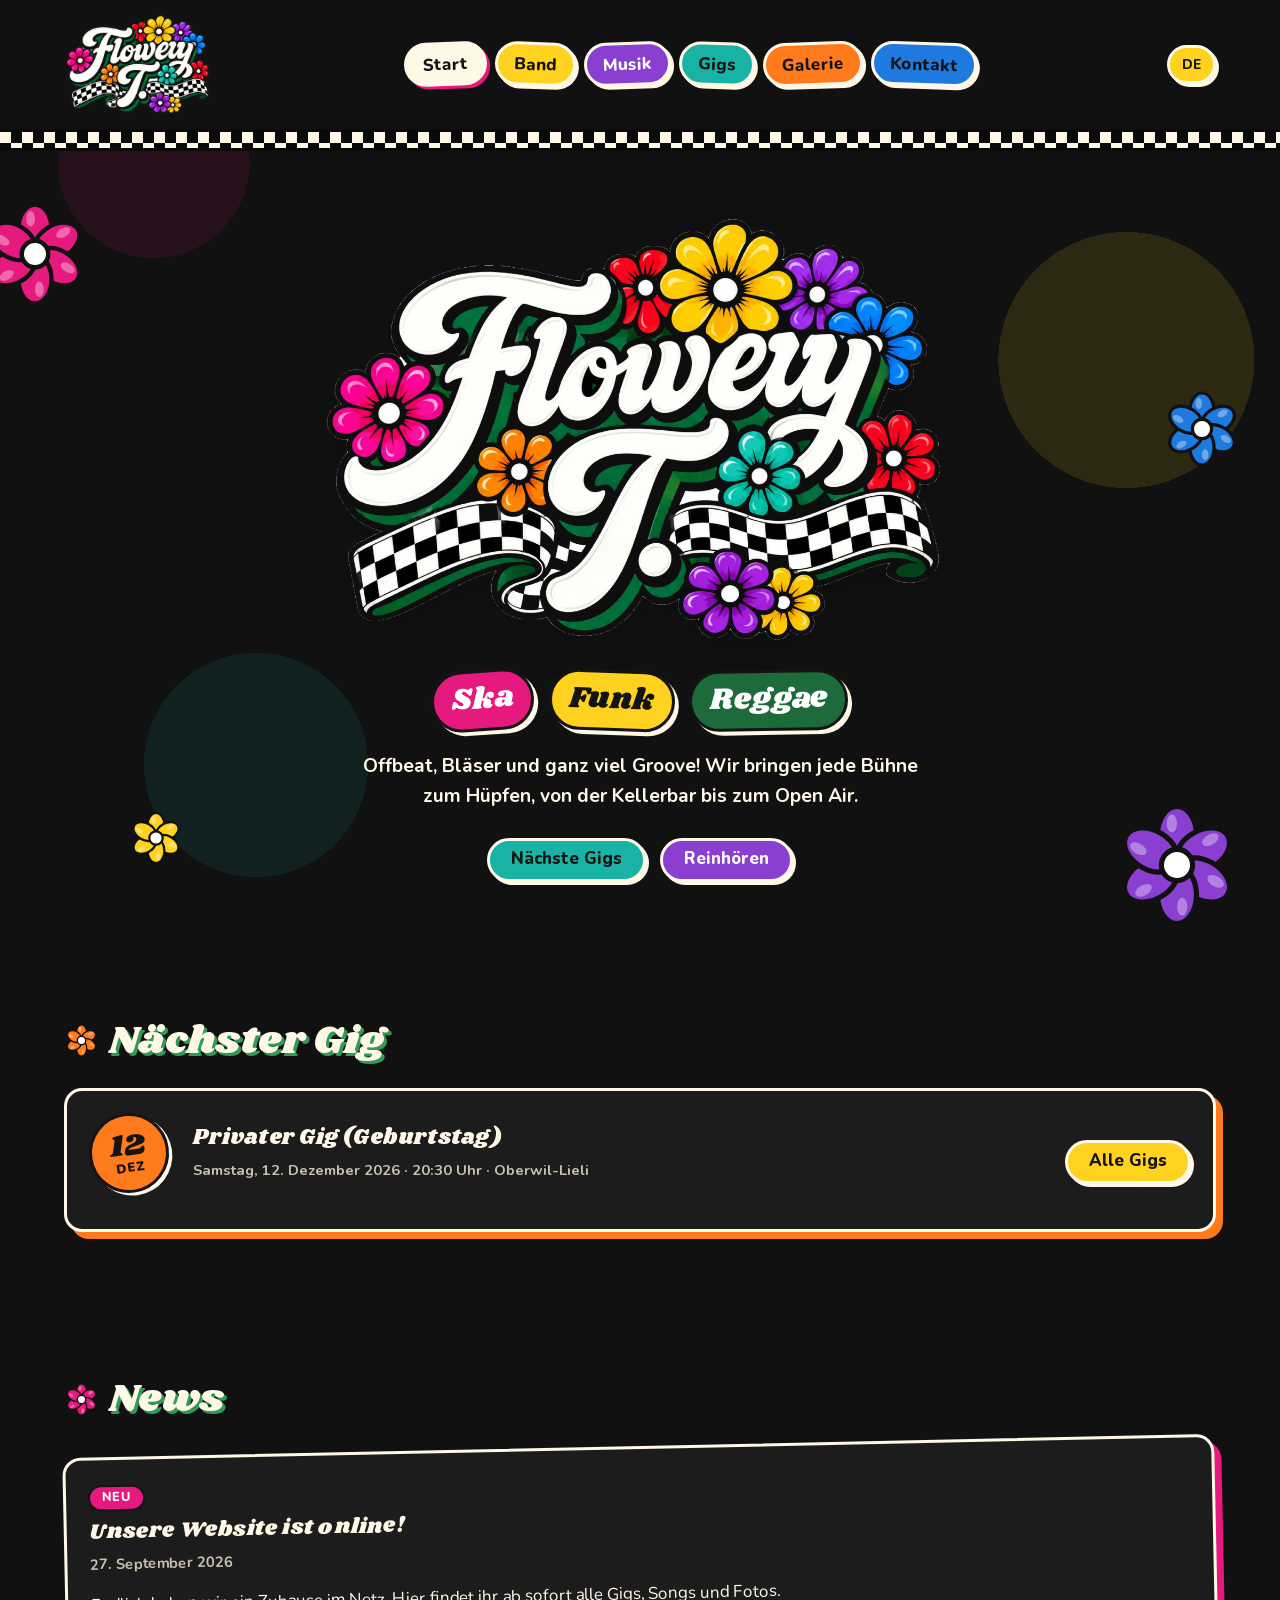
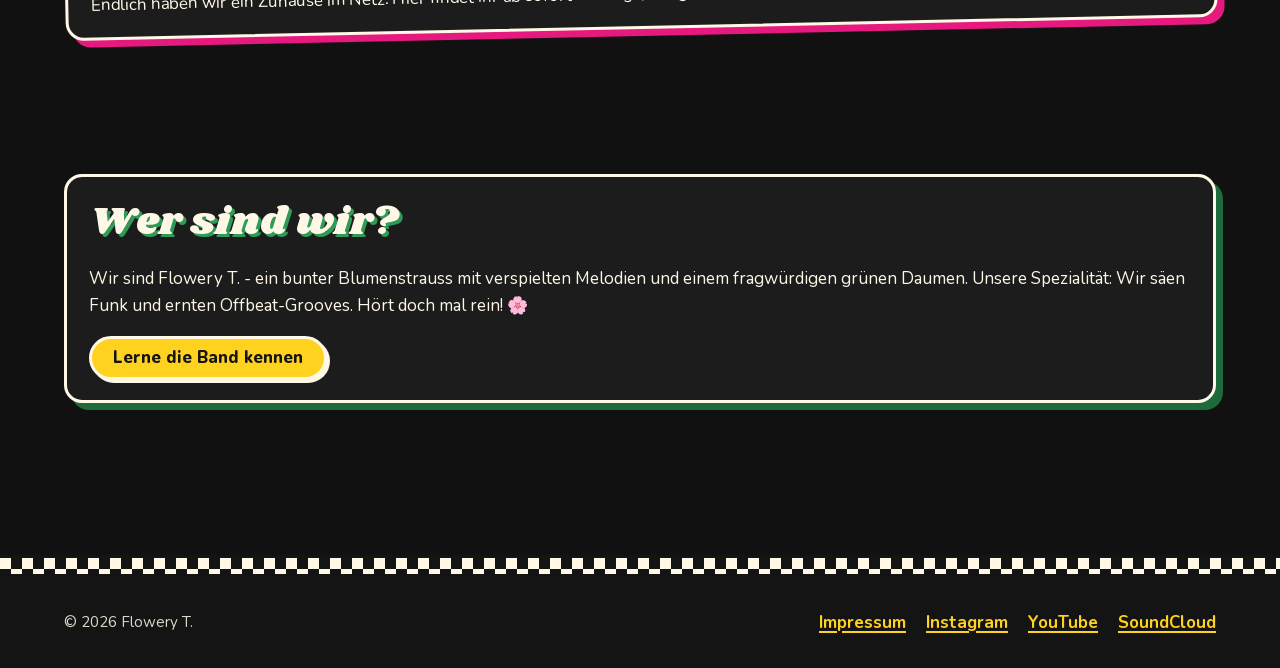
<file: index.html>
<!DOCTYPE html>
<html lang="de">
<head>
  <meta charset="utf-8">
  <meta name="viewport" content="width=device-width, initial-scale=1">
  <title>Flowery T. – Ska · Funk · Reggae</title>
  <meta http-equiv="refresh" content="0; url=de/index.html">
  <link rel="canonical" href="de/index.html">
  <link rel="alternate" hreflang="de" href="de/index.html">
  <!-- TODO Add English language -->
  <!-- <link rel="alternate" hreflang="en" href="en/index.html"> -->
  <link rel="alternate" hreflang="x-default" href="de/index.html">
  <link rel="icon" href="assets/img/flower-yellow.svg" type="image/svg+xml">
  <link rel="stylesheet" href="assets/css/style.css">
</head>
<body>
  <main class="wrap section page-hero">
    <p><a class="btn accent-yellow" href="de/index.html" hreflang="de">Weiter zur Website</a></p>
    <!-- <p><a class="btn accent-teal" href="en/index.html" hreflang="en" lang="en">Continue in English</a></p> -->
  </main>
</body>
</html>
</file>
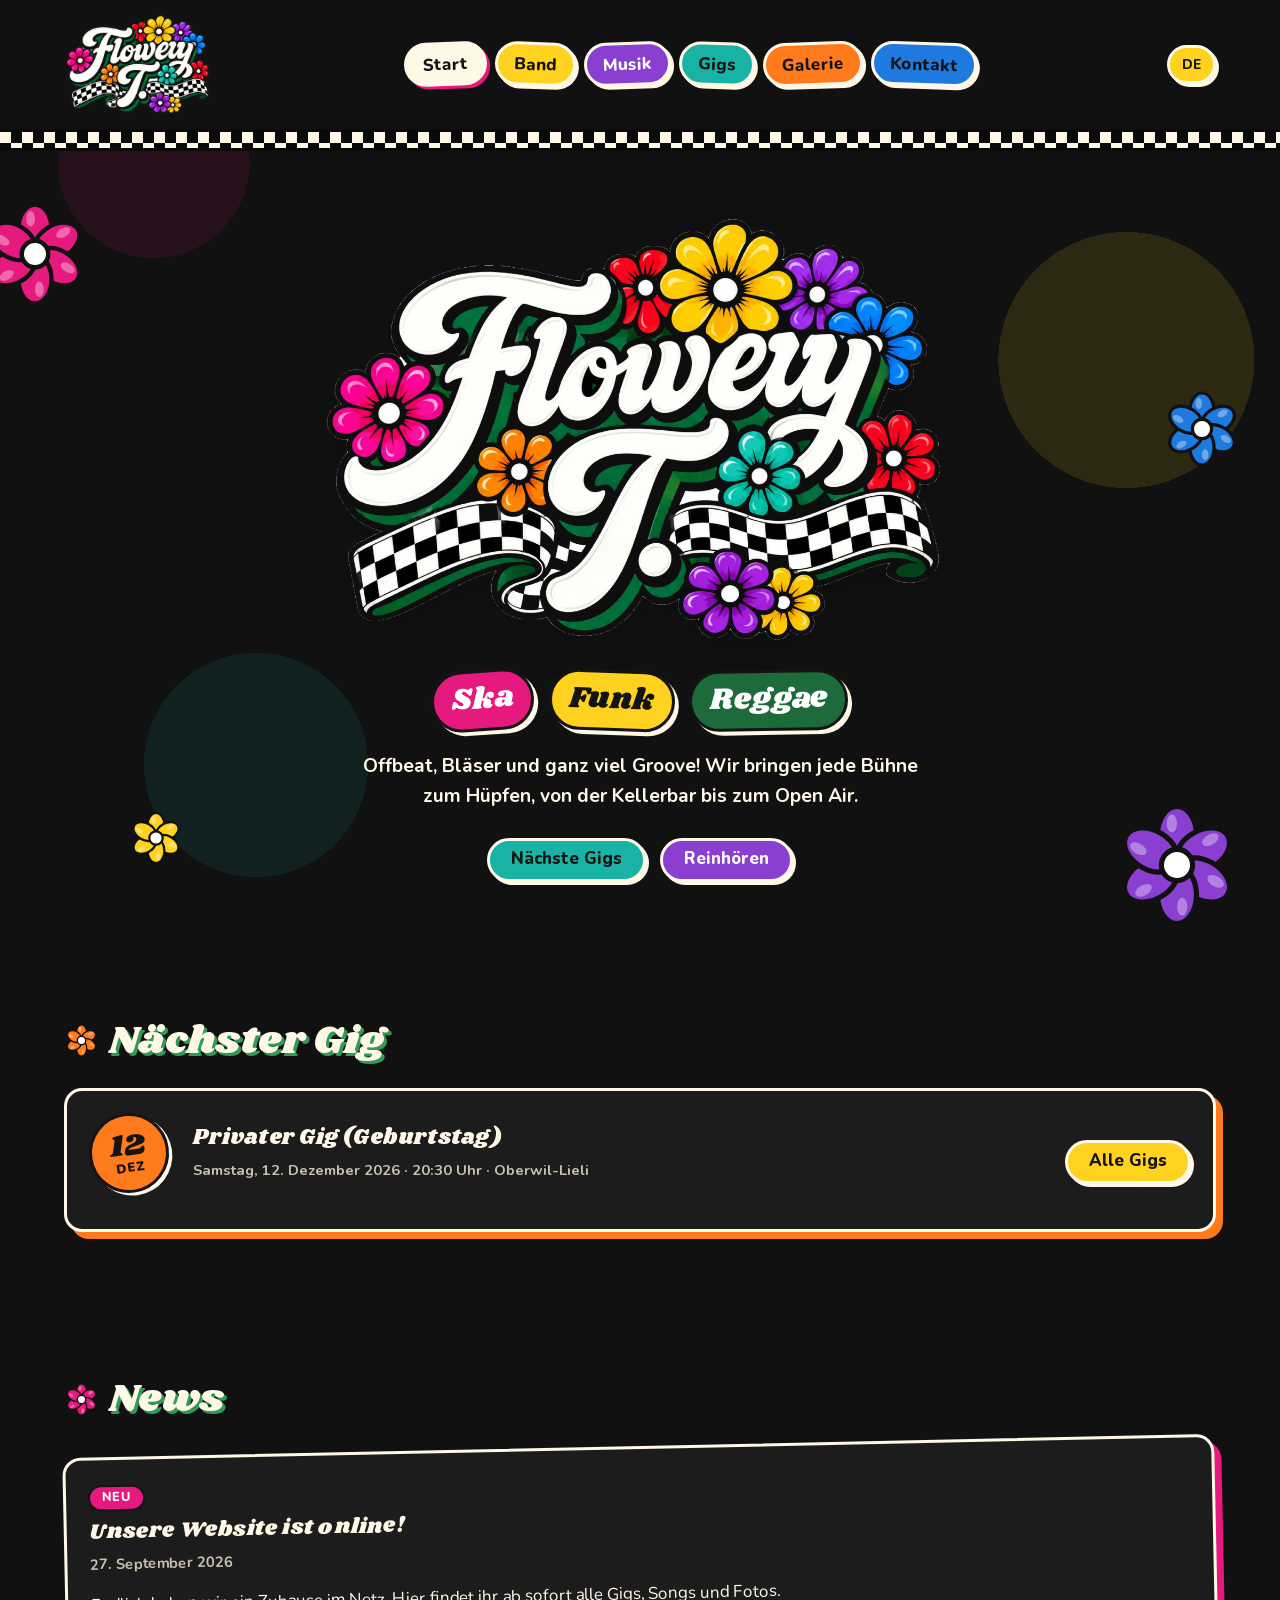
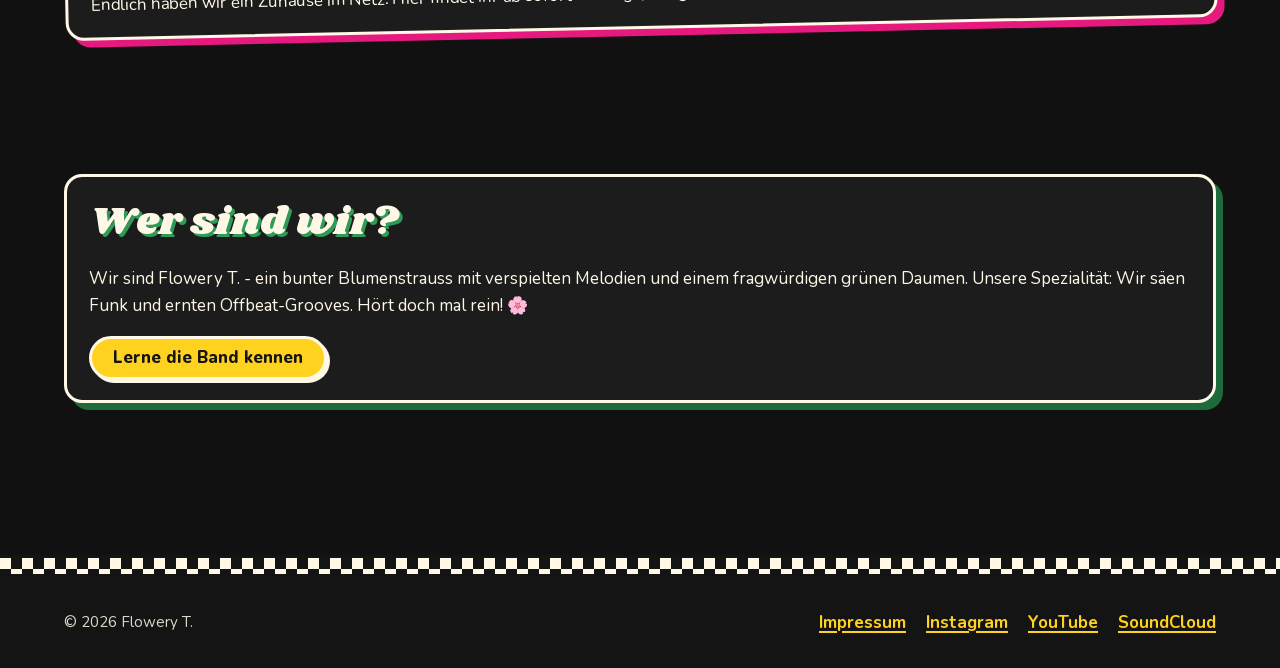
<file: de/index.html>
<!DOCTYPE html>
<html lang="de">
<head>
  <meta charset="utf-8">
  <meta name="viewport" content="width=device-width, initial-scale=1">
  <title>Flowery T. – Ska · Funk · Reggae</title>
  <meta name="description" content="Flowery T. – die Band für Ska, Funk und Reggae. News, Gigs, Musik und Fotos.">
  <meta name="color-scheme" content="dark">
  <meta name="theme-color" content="#111111">
  <link rel="alternate" hreflang="de" href="../de/index.html">
  <!-- TODO Add English language -->
  <!-- <link rel="alternate" hreflang="en" href="../en/index.html"> -->
  <link rel="alternate" hreflang="x-default" href="../de/index.html">
  <link rel="icon" href="../assets/img/flower-yellow.svg" type="image/svg+xml">
  <link rel="preload" href="../assets/fonts/shrikhand-latin.woff2" as="font" type="font/woff2" crossorigin>
  <link rel="stylesheet" href="../assets/css/style.css">
  <meta property="og:title" content="Flowery T. – Ska · Funk · Reggae">
  <meta property="og:description" content="Flowery T. – die Band für Ska, Funk und Reggae. News, Gigs, Musik und Fotos.">
  <meta property="og:image" content="../assets/img/logo.webp">
</head>
<body>
  <a class="skip-link" href="#content">Zum Inhalt springen</a>

  <header class="site-header">
    <div class="wrap header-inner">
      <a class="brand" href="index.html">
        <img src="../assets/img/logo-sm.webp" width="420" height="293" alt="Flowery T. – zur Startseite">
      </a>
      <nav class="main-nav" aria-label="Hauptnavigation">
        <ul>
          <li><a class="accent-pink" href="index.html" aria-current="page">Start</a></li>
          <li><a class="accent-yellow" href="band.html">Band</a></li>
          <li><a class="accent-purple" href="music.html">Musik</a></li>
          <li><a class="accent-teal" href="gigs.html">Gigs</a></li>
          <li><a class="accent-orange" href="gallery.html">Galerie</a></li>
          <li><a class="accent-blue" href="contact.html">Kontakt</a></li>
        </ul>
      </nav>
      <nav class="lang-switch" aria-label="Sprache wählen">
        <a href="index.html" hreflang="de" lang="de" aria-current="true">DE</a>
        <!-- TODO Add English language -->
        <!-- <a href="../en/index.html" hreflang="en" lang="en">EN</a> -->
      </nav>
    </div>
    <div class="checker" aria-hidden="true"></div>
  </header>

  <main id="content">
    <section class="hero">
      <img class="deco" src="../assets/img/flower-pink.svg" alt="" width="64" height="64">
      <img class="deco" src="../assets/img/flower-blue.svg" alt="" width="64" height="64">
      <img class="deco" src="../assets/img/flower-yellow.svg" alt="" width="64" height="64">
      <img class="deco" src="../assets/img/flower-purple.svg" alt="" width="64" height="64">
      <div class="wrap">
        <h1 class="visually-hidden">Flowery T.</h1>
        <img class="hero-logo" src="../assets/img/logo.webp" width="1200" height="838" alt="Logo von Flowery T.: weisser Schriftzug mit bunten Blumen und Schachbrettband">
        <ul class="genres">
          <li class="accent-pink">Ska</li>
          <li class="accent-yellow">Funk</li>
          <li class="accent-green">Reggae</li>
        </ul>
        <!-- PLACEHOLDER -->
        <p class="lead">Offbeat, Bläser und ganz viel Groove! Wir bringen jede Bühne zum Hüpfen, von der Kellerbar bis zum Open Air.</p>
        <div class="btn-row">
          <a class="btn accent-teal" href="gigs.html">Nächste Gigs</a>
          <a class="btn accent-purple" href="music.html">Reinhören</a>
        </div>
      </div>
    </section>

    <section class="section" aria-labelledby="next-gig-title">
      <div class="wrap">
        <h2 id="next-gig-title" class="flower-title"><img src="../assets/img/flower-orange.svg" alt="" width="36" height="36"> Nächster Gig</h2>
        <!-- TODO Update for every new gig  -->
        <article class="card next-gig accent-orange">
          <p class="date-badge"><time datetime="2026-12-12"><span class="day">12</span> <span class="month">Dez</span></time></p>
          <div>
            <h3>Privater Gig (Geburtstag)</h3>
            <p class="meta">Samstag, 12. Dezember 2026 · 20:30 Uhr · Oberwil-Lieli</p>
          </div>
          <a class="btn accent-yellow" href="gigs.html">Alle Gigs</a>
        </article>
      </div>
    </section>

    <section class="section" aria-labelledby="news-title">
      <div class="wrap">
        <h2 id="news-title" class="flower-title"><img src="../assets/img/flower-pink.svg" alt="" width="36" height="36"> News</h2>
        <div class="grid">
          <article class="card news-card accent-pink">
            <span class="tag">Neu</span>
            <h3>Unsere Website ist online!</h3>
            <p class="meta"><time datetime="2026-09-27">27. September 2026</time></p>
            <p>Endlich haben wir ein Zuhause im Netz. Hier findet ihr ab sofort alle Gigs, Songs und Fotos.</p>
          </article>
        </div>
      </div>
    </section>

    <section class="section" aria-labelledby="teaser-title">
      <div class="wrap">
        <div class="card accent-green">
          <h2 id="teaser-title">Wer sind wir?</h2>
          <p>Wir sind Flowery T. - ein bunter Blumenstrauss mit verspielten Melodien und einem fragwürdigen grünen Daumen. Unsere Spezialität: Wir säen Funk und ernten Offbeat-Grooves. Hört doch mal rein! 🌸</p>
          <a class="btn accent-yellow" href="band.html">Lerne die Band kennen</a>
        </div>
      </div>
    </section>
  </main>

  <footer class="site-footer">
    <div class="checker" aria-hidden="true"></div>
    <div class="wrap footer-inner">
      <small>© 2026 Flowery T.</small>
      <ul>
        <li><a href="contact.html#imprint">Impressum</a></li>
        <li><a href="https://www.instagram.com/flowery.t.band/" rel="noopener">Instagram</a></li>
        <li><a href="https://www.youtube.com/@Flowery_T_Band" rel="noopener">YouTube</a></li>
        <li><a href="https://soundcloud.com/flowery-t/" rel="noopener">SoundCloud</a></li>
      </ul>
    </div>
  </footer>
</body>
</html>
</file>
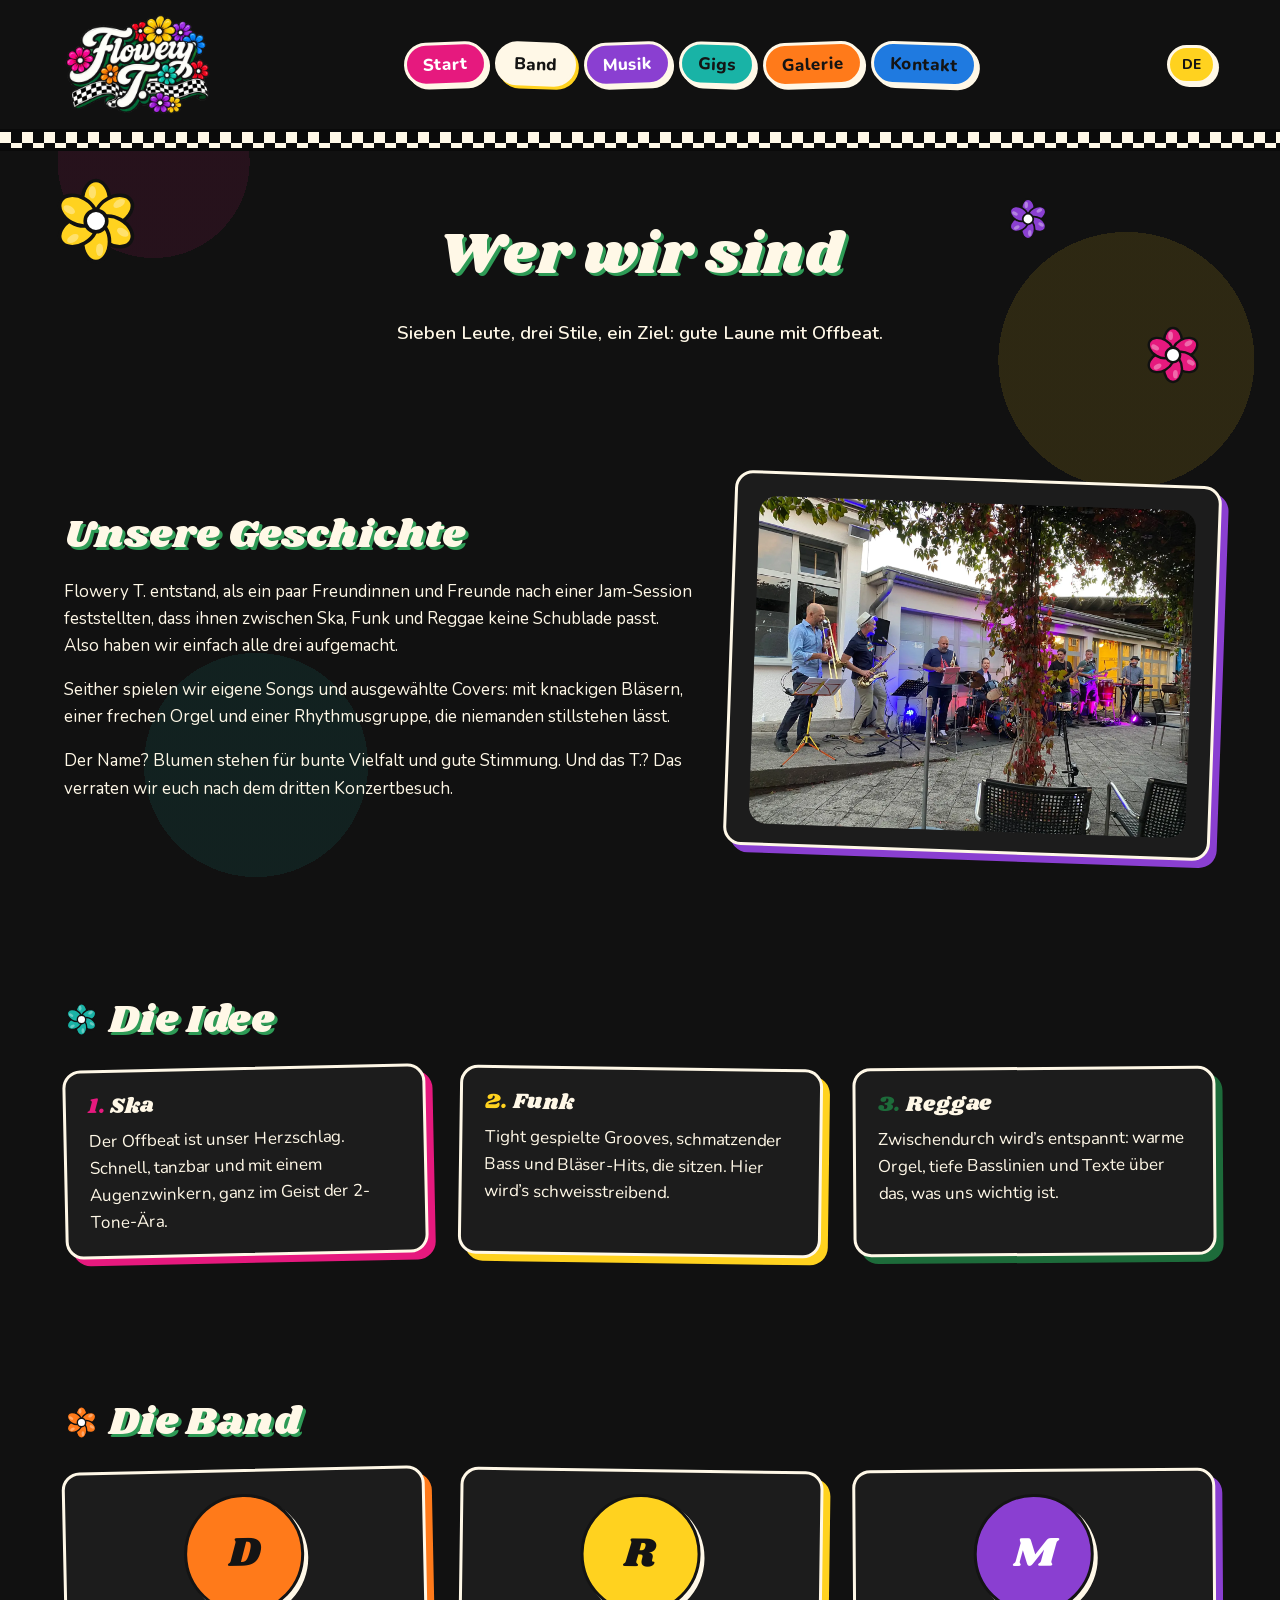
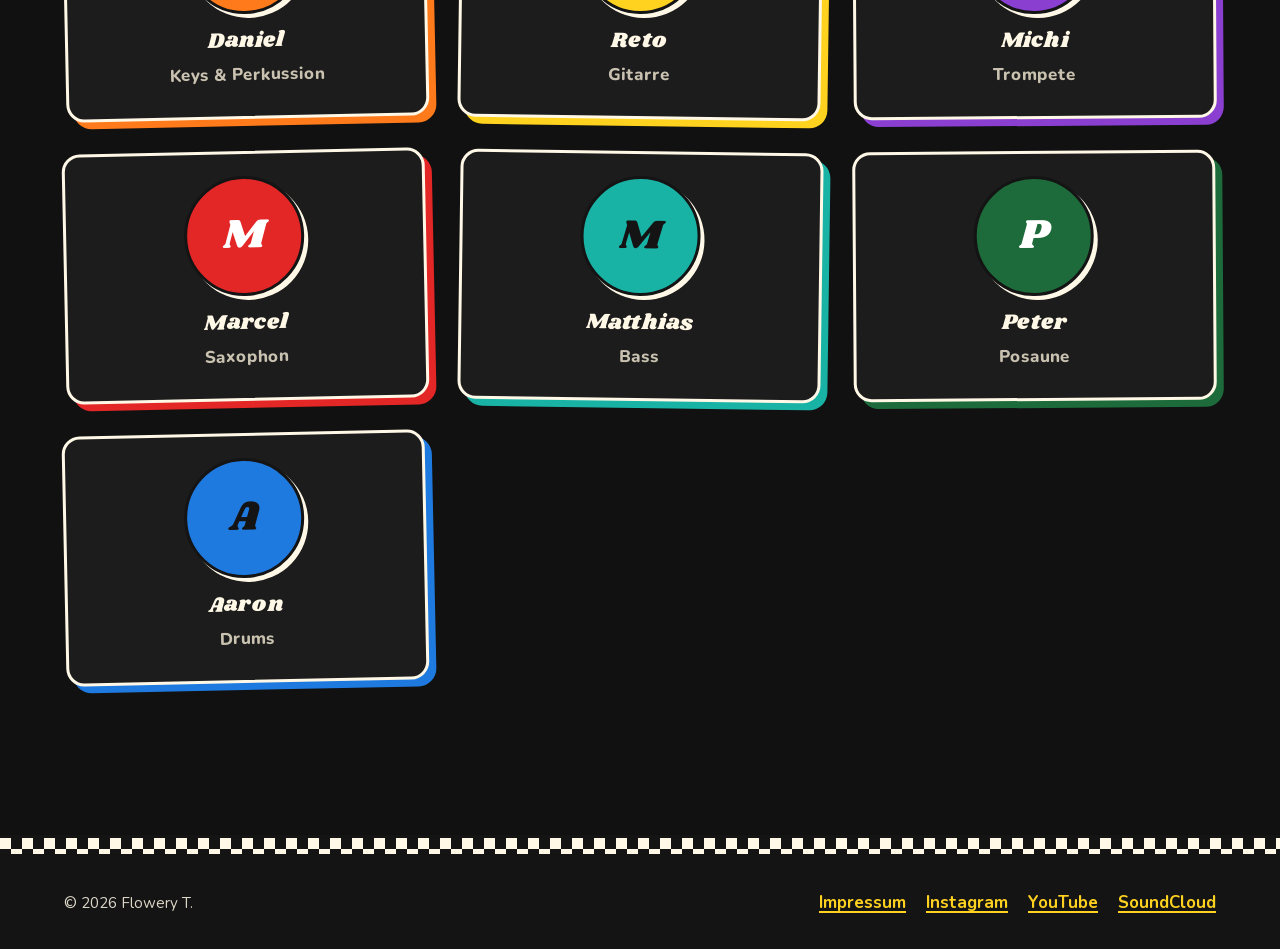
<file: de/band.html>
<!DOCTYPE html>
<html lang="de">
<head>
  <meta charset="utf-8">
  <meta name="viewport" content="width=device-width, initial-scale=1">
  <title>Band – Flowery T.</title>
  <meta name="description" content="Wer steckt hinter Flowery T.? Unsere Geschichte, unsere Idee und die Bandmitglieder.">
  <meta name="color-scheme" content="dark">
  <meta name="theme-color" content="#111111">
  <link rel="alternate" hreflang="de" href="../de/band.html">
  <!-- TODO Add English language -->
  <!-- <link rel="alternate" hreflang="en" href="../en/band.html"> -->
  <link rel="alternate" hreflang="x-default" href="../de/band.html">
  <link rel="icon" href="../assets/img/flower-yellow.svg" type="image/svg+xml">
  <link rel="preload" href="../assets/fonts/shrikhand-latin.woff2" as="font" type="font/woff2" crossorigin>
  <link rel="stylesheet" href="../assets/css/style.css">
  <meta property="og:title" content="Band – Flowery T.">
  <meta property="og:description" content="Wer steckt hinter Flowery T.? Unsere Geschichte, unsere Idee und die Bandmitglieder.">
  <meta property="og:image" content="../assets/img/logo.webp">
</head>
<body>
  <a class="skip-link" href="#content">Zum Inhalt springen</a>

  <header class="site-header">
    <div class="wrap header-inner">
      <a class="brand" href="index.html">
        <img src="../assets/img/logo-sm.webp" width="420" height="293" alt="Flowery T. – zur Startseite">
      </a>
      <nav class="main-nav" aria-label="Hauptnavigation">
        <ul>
          <li><a class="accent-pink" href="index.html">Start</a></li>
          <li><a class="accent-yellow" href="band.html" aria-current="page">Band</a></li>
          <li><a class="accent-purple" href="music.html">Musik</a></li>
          <li><a class="accent-teal" href="gigs.html">Gigs</a></li>
          <li><a class="accent-orange" href="gallery.html">Galerie</a></li>
          <li><a class="accent-blue" href="contact.html">Kontakt</a></li>
        </ul>
      </nav>
      <nav class="lang-switch" aria-label="Sprache wählen">
        <a href="band.html" hreflang="de" lang="de" aria-current="true">DE</a>
        <!-- TODO Add English language -->
        <!-- <a href="../en/band.html" hreflang="en" lang="en">EN</a> -->
      </nav>
    </div>
    <div class="checker" aria-hidden="true"></div>
  </header>

  <main id="content">
    <section class="page-hero">
      <img class="deco" src="../assets/img/flower-yellow.svg" alt="" width="64" height="64">
      <img class="deco" src="../assets/img/flower-pink.svg" alt="" width="64" height="64">
      <img class="deco" src="../assets/img/flower-purple.svg" alt="" width="64" height="64">
      <div class="wrap">
        <h1>Wer wir sind</h1>
        <p>Sieben Leute, drei Stile, ein Ziel: gute Laune mit Offbeat.</p>
      </div>
    </section>

    <section class="section" aria-labelledby="story-title">
      <div class="wrap intro">
        <div>
          <h2 id="story-title">Unsere Geschichte</h2>
          <!-- PLACEHOLDER -->
          <p>Flowery T. entstand, als ein paar Freundinnen und Freunde nach einer Jam-Session feststellten, dass ihnen zwischen Ska, Funk und Reggae keine Schublade passt. Also haben wir einfach alle drei aufgemacht.</p>
          <p>Seither spielen wir eigene Songs und ausgewählte Covers: mit knackigen Bläsern, einer frechen Orgel und einer Rhythmusgruppe, die niemanden stillstehen lässt.</p>
          <p>Der Name? Blumen stehen für bunte Vielfalt und gute Stimmung. Und das T.? Das verraten wir euch nach dem dritten Konzertbesuch.</p>
        </div>
        <figure class="intro-figure card accent-purple">
          <!-- PLACEHOLDER: band photo -->
          <img src="../assets/img/gallery/band-01.webp" width="1200" height="800" alt="Platzhalter für ein Bandfoto">
        </figure>
      </div>
    </section>

    <section class="section" aria-labelledby="idea-title">
      <div class="wrap">
        <h2 id="idea-title" class="flower-title"><img src="../assets/img/flower-teal.svg" alt="" width="36" height="36"> Die Idee</h2>
        <div class="grid pillars">
          <article class="card accent-pink">
            <h3>Ska</h3>
            <p>Der Offbeat ist unser Herzschlag. Schnell, tanzbar und mit einem Augenzwinkern, ganz im Geist der 2-Tone-Ära.</p>
          </article>
          <article class="card accent-yellow">
            <h3>Funk</h3>
            <p>Tight gespielte Grooves, schmatzender Bass und Bläser-Hits, die sitzen. Hier wird’s schweisstreibend.</p>
          </article>
          <article class="card accent-green">
            <h3>Reggae</h3>
            <p>Zwischendurch wird’s entspannt: warme Orgel, tiefe Basslinien und Texte über das, was uns wichtig ist.</p>
          </article>
        </div>
      </div>
    </section>

    <section class="section" aria-labelledby="members-title">
      <div class="wrap">
        <h2 id="members-title" class="flower-title"><img src="../assets/img/flower-orange.svg" alt="" width="36" height="36"> Die Band</h2>
        <div class="grid">
          <article class="card member accent-orange">
            <div class="avatar" aria-hidden="true">D</div>
            <h3>Daniel</h3>
            <p class="role">Keys & Perkussion</p>
          </article>
          <article class="card member accent-yellow">
            <div class="avatar" aria-hidden="true">R</div>
            <h3>Reto</h3>
            <p class="role">Gitarre</p>
          </article>
          <article class="card member accent-purple">
            <div class="avatar" aria-hidden="true">M</div>
            <h3>Michi</h3>
            <p class="role">Trompete</p>
          </article>
          <article class="card member accent-red">
            <div class="avatar" aria-hidden="true">M</div>
            <h3>Marcel</h3>
            <p class="role">Saxophon</p>
          </article>
          <article class="card member accent-teal">
            <div class="avatar" aria-hidden="true">M</div>
            <h3>Matthias</h3>
            <p class="role">Bass</p>
          </article>
          <article class="card member accent-green">
            <div class="avatar" aria-hidden="true">P</div>
            <h3>Peter</h3>
            <p class="role">Posaune</p>
          </article>
          <article class="card member accent-blue">
            <div class="avatar" aria-hidden="true">A</div>
            <h3>Aaron</h3>
            <p class="role">Drums</p>
          </article>
        </div>
      </div>
    </section>
  </main>

  <footer class="site-footer">
    <div class="checker" aria-hidden="true"></div>
    <div class="wrap footer-inner">
      <small>© 2026 Flowery T.</small>
      <ul>
        <li><a href="contact.html#imprint">Impressum</a></li>
        <li><a href="https://www.instagram.com/flowery.t.band/" rel="noopener">Instagram</a></li>
        <li><a href="https://www.youtube.com/@Flowery_T_Band" rel="noopener">YouTube</a></li>
        <li><a href="https://soundcloud.com/flowery-t/" rel="noopener">SoundCloud</a></li>
      </ul>
    </div>
  </footer>
</body>
</html>
</file>
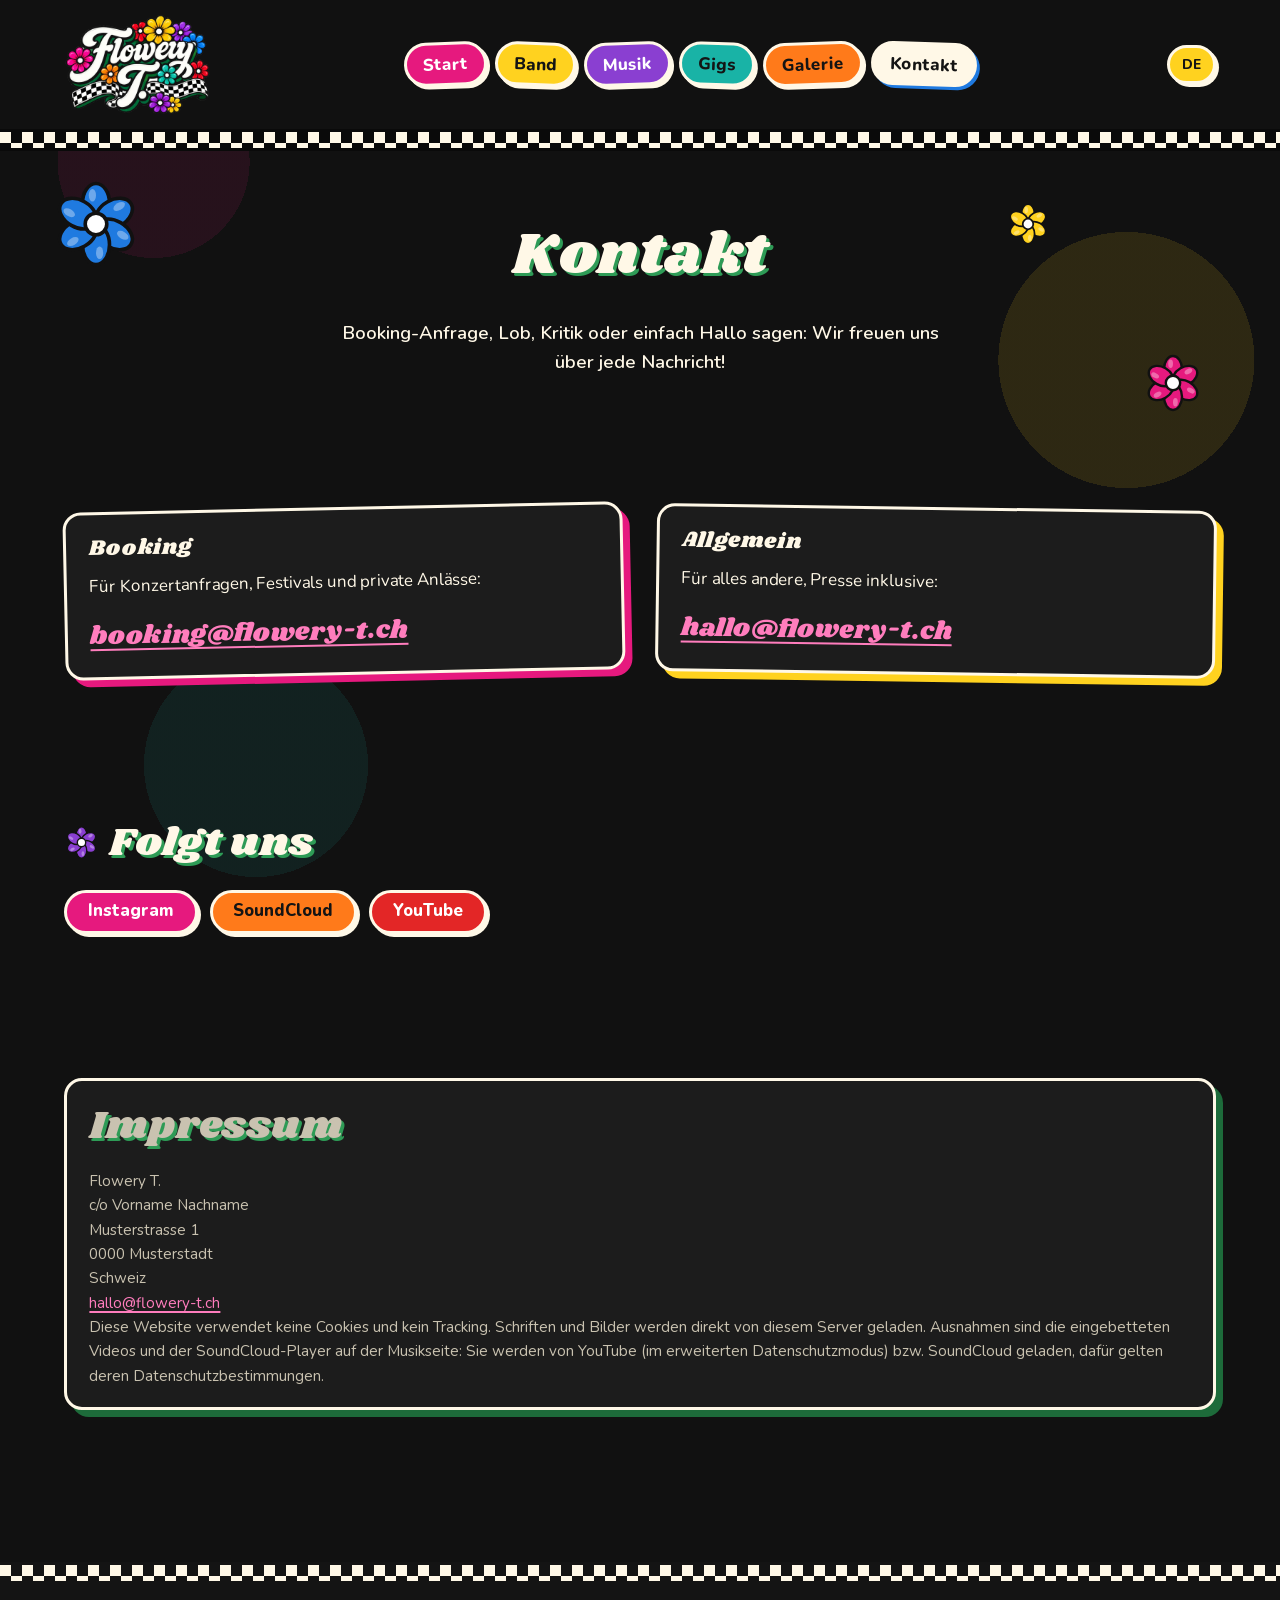
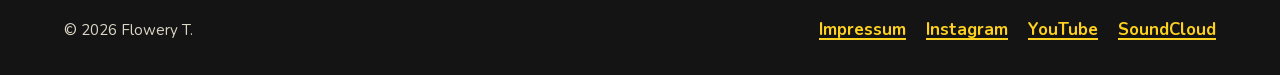
<file: de/contact.html>
<!DOCTYPE html>
<html lang="de">
<head>
  <meta charset="utf-8">
  <meta name="viewport" content="width=device-width, initial-scale=1">
  <title>Kontakt – Flowery T.</title>
  <meta name="description" content="Kontakt und Booking für Flowery T.">
  <meta name="color-scheme" content="dark">
  <meta name="theme-color" content="#111111">
  <link rel="alternate" hreflang="de" href="../de/contact.html">
  <!-- TODO Add English language -->
  <!-- <link rel="alternate" hreflang="en" href="../en/contact.html"> -->
  <link rel="alternate" hreflang="x-default" href="../de/contact.html">
  <link rel="icon" href="../assets/img/flower-yellow.svg" type="image/svg+xml">
  <link rel="preload" href="../assets/fonts/shrikhand-latin.woff2" as="font" type="font/woff2" crossorigin>
  <link rel="stylesheet" href="../assets/css/style.css">
  <meta property="og:title" content="Kontakt – Flowery T.">
  <meta property="og:description" content="Kontakt und Booking für Flowery T.">
  <meta property="og:image" content="../assets/img/logo.webp">
</head>
<body>
  <a class="skip-link" href="#content">Zum Inhalt springen</a>

  <header class="site-header">
    <div class="wrap header-inner">
      <a class="brand" href="index.html">
        <img src="../assets/img/logo-sm.webp" width="420" height="293" alt="Flowery T. – zur Startseite">
      </a>
      <nav class="main-nav" aria-label="Hauptnavigation">
        <ul>
          <li><a class="accent-pink" href="index.html">Start</a></li>
          <li><a class="accent-yellow" href="band.html">Band</a></li>
          <li><a class="accent-purple" href="music.html">Musik</a></li>
          <li><a class="accent-teal" href="gigs.html">Gigs</a></li>
          <li><a class="accent-orange" href="gallery.html">Galerie</a></li>
          <li><a class="accent-blue" href="contact.html" aria-current="page">Kontakt</a></li>
        </ul>
      </nav>
      <nav class="lang-switch" aria-label="Sprache wählen">
        <a href="contact.html" hreflang="de" lang="de" aria-current="true">DE</a>
        <!-- TODO Add English language -->
        <!-- <a href="../en/contact.html" hreflang="en" lang="en">EN</a> -->
      </nav>
    </div>
    <div class="checker" aria-hidden="true"></div>
  </header>

  <main id="content">
    <section class="page-hero">
      <img class="deco" src="../assets/img/flower-blue.svg" alt="" width="64" height="64">
      <img class="deco" src="../assets/img/flower-pink.svg" alt="" width="64" height="64">
      <img class="deco" src="../assets/img/flower-yellow.svg" alt="" width="64" height="64">
      <div class="wrap">
        <h1>Kontakt</h1>
        <p>Booking-Anfrage, Lob, Kritik oder einfach Hallo sagen: Wir freuen uns über jede Nachricht!</p>
      </div>
    </section>

    <section class="section" aria-label="Kontaktmöglichkeiten">
      <div class="wrap">
        <!-- PLACEHOLDER: adjust email addresses and phone number -->
        <div class="grid">
          <article class="card contact-card accent-pink">
            <h2 class="h3">Booking</h2>
            <p>Für Konzertanfragen, Festivals und private Anlässe:</p>
            <p><a class="big" href="mailto:booking@flowery-t.ch?subject=Booking-Anfrage">booking@flowery-t.ch</a></p>
          </article>
          <article class="card contact-card accent-yellow">
            <h2 class="h3">Allgemein</h2>
            <p>Für alles andere, Presse inklusive:</p>
            <p><a class="big" href="mailto:hallo@flowery-t.ch">hallo@flowery-t.ch</a></p>
          </article>
        </div>
      </div>
    </section>

    <section class="section" aria-labelledby="social-title">
      <div class="wrap">
        <h2 id="social-title" class="flower-title"><img src="../assets/img/flower-purple.svg" alt="" width="36" height="36"> Folgt uns</h2>
        <!-- PLACEHOLDER: links to your profiles -->
        <ul class="socials">
          <li><a class="btn accent-pink" href="https://www.instagram.com/flowery.t.band/" rel="noopener">Instagram</a></li>
          <li><a class="btn accent-orange" href="https://soundcloud.com/flowery-t/" rel="noopener">SoundCloud</a></li>
          <li><a class="btn accent-red" href="https://www.youtube.com/@Flowery_T_Band" rel="noopener">YouTube</a></li>
        </ul>
      </div>
    </section>

    <section class="section" id="imprint" aria-labelledby="imprint-title">
      <div class="wrap">
        <div class="card imprint accent-green">
          <h2 id="imprint-title">Impressum</h2>
          <address>
            Flowery T.<br>
            c/o Vorname Nachname<br>
            Musterstrasse 1<br>
            0000 Musterstadt<br>
            Schweiz<br>
            <a href="mailto:hallo@flowery-t.ch">hallo@flowery-t.ch</a>
          </address>
          <p>Diese Website verwendet keine Cookies und kein Tracking. Schriften und Bilder werden direkt von diesem Server geladen. Ausnahmen sind die eingebetteten Videos und der SoundCloud-Player auf der Musikseite: Sie werden von YouTube (im erweiterten Datenschutzmodus) bzw. SoundCloud geladen, dafür gelten deren Datenschutzbestimmungen.</p>
        </div>
      </div>
    </section>
  </main>

  <footer class="site-footer">
    <div class="checker" aria-hidden="true"></div>
    <div class="wrap footer-inner">
      <small>© 2026 Flowery T.</small>
      <ul>
        <li><a href="contact.html#imprint">Impressum</a></li>
        <li><a href="https://www.instagram.com/flowery.t.band/" rel="noopener">Instagram</a></li>
        <li><a href="https://www.youtube.com/@Flowery_T_Band" rel="noopener">YouTube</a></li>
        <li><a href="https://soundcloud.com/flowery-t/" rel="noopener">SoundCloud</a></li>
      </ul>
    </div>
  </footer>
</body>
</html>
</file>
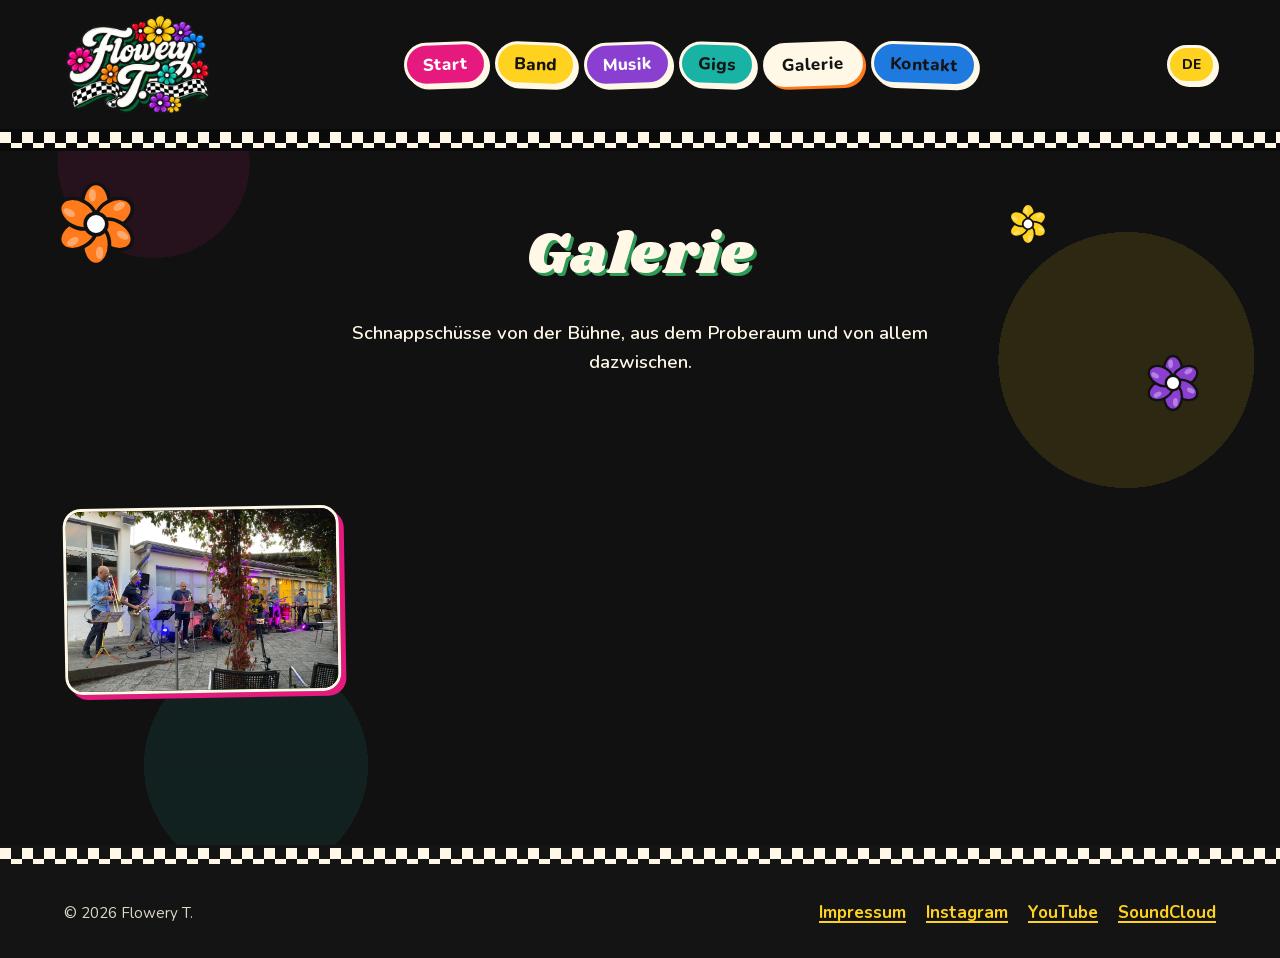
<file: de/gallery.html>
<!DOCTYPE html>
<html lang="de">
<head>
  <meta charset="utf-8">
  <meta name="viewport" content="width=device-width, initial-scale=1">
  <title>Galerie – Flowery T.</title>
  <meta name="description" content="Fotos von Flowery T. auf und hinter der Bühne.">
  <meta name="color-scheme" content="dark">
  <meta name="theme-color" content="#111111">
  <link rel="alternate" hreflang="de" href="../de/gallery.html">
  <!-- TODO Add English language -->
  <!-- <link rel="alternate" hreflang="en" href="../en/gallery.html"> -->
  <link rel="alternate" hreflang="x-default" href="../de/gallery.html">
  <link rel="icon" href="../assets/img/flower-yellow.svg" type="image/svg+xml">
  <link rel="preload" href="../assets/fonts/shrikhand-latin.woff2" as="font" type="font/woff2" crossorigin>
  <link rel="stylesheet" href="../assets/css/style.css">
  <meta property="og:title" content="Galerie – Flowery T.">
  <meta property="og:description" content="Fotos von Flowery T. auf und hinter der Bühne.">
  <meta property="og:image" content="../assets/img/logo.webp">
</head>
<body>
  <a class="skip-link" href="#content">Zum Inhalt springen</a>

  <header class="site-header">
    <div class="wrap header-inner">
      <a class="brand" href="index.html">
        <img src="../assets/img/logo-sm.webp" width="420" height="293" alt="Flowery T. – zur Startseite">
      </a>
      <nav class="main-nav" aria-label="Hauptnavigation">
        <ul>
          <li><a class="accent-pink" href="index.html">Start</a></li>
          <li><a class="accent-yellow" href="band.html">Band</a></li>
          <li><a class="accent-purple" href="music.html">Musik</a></li>
          <li><a class="accent-teal" href="gigs.html">Gigs</a></li>
          <li><a class="accent-orange" href="gallery.html" aria-current="page">Galerie</a></li>
          <li><a class="accent-blue" href="contact.html">Kontakt</a></li>
        </ul>
      </nav>
      <nav class="lang-switch" aria-label="Sprache wählen">
        <a href="gallery.html" hreflang="de" lang="de" aria-current="true">DE</a>
        <!-- TODO Add English language -->
        <!-- <a href="../en/gallery.html" hreflang="en" lang="en">EN</a> -->
      </nav>
    </div>
    <div class="checker" aria-hidden="true"></div>
  </header>

  <main id="content">
    <section class="page-hero">
      <img class="deco" src="../assets/img/flower-orange.svg" alt="" width="64" height="64">
      <img class="deco" src="../assets/img/flower-purple.svg" alt="" width="64" height="64">
      <img class="deco" src="../assets/img/flower-yellow.svg" alt="" width="64" height="64">
      <div class="wrap">
        <h1>Galerie</h1>
        <p>Schnappschüsse von der Bühne, aus dem Proberaum und von allem dazwischen.</p>
      </div>
    </section>

    <section class="section" aria-label="Fotos">
      <div class="wrap">
        <ul class="gallery">
          <li id="g-1">
            <a class="accent-pink" href="#photo-1"><img src="../assets/img/gallery/band-01.webp" width="1200" height="800" alt="Die ganze Band auf der Bühne" loading="lazy"></a>
          </li>
        </ul>
      </div>
    </section>

    <!-- Lightbox: pure CSS via :target. One block per photo, with the matching number. -->
    <div class="lightbox" id="photo-1" role="dialog" aria-label="Foto 1 von 9">
      <a class="btn close" href="#g-1">Schliessen ✕</a>
      <figure>
        <img src="../assets/img/gallery/band-01.webp" width="1200" height="800" alt="Die ganze Band auf der Bühne" loading="lazy">
        <figcaption>Die ganze Band auf der Bühne</figcaption>
      </figure>
<!--      <div class="lightbox-nav">-->
<!--        <a class="btn" href="#photo-0">← Zurück</a>-->
<!--        <a class="btn" href="#photo-2">Weiter →</a>-->
<!--      </div>-->
    </div>
  </main>

  <footer class="site-footer">
    <div class="checker" aria-hidden="true"></div>
    <div class="wrap footer-inner">
      <small>© 2026 Flowery T.</small>
      <ul>
        <li><a href="contact.html#imprint">Impressum</a></li>
        <li><a href="https://www.instagram.com/flowery.t.band/" rel="noopener">Instagram</a></li>
        <li><a href="https://www.youtube.com/@Flowery_T_Band" rel="noopener">YouTube</a></li>
        <li><a href="https://soundcloud.com/flowery-t/" rel="noopener">SoundCloud</a></li>
      </ul>
    </div>
  </footer>
</body>
</html>
</file>
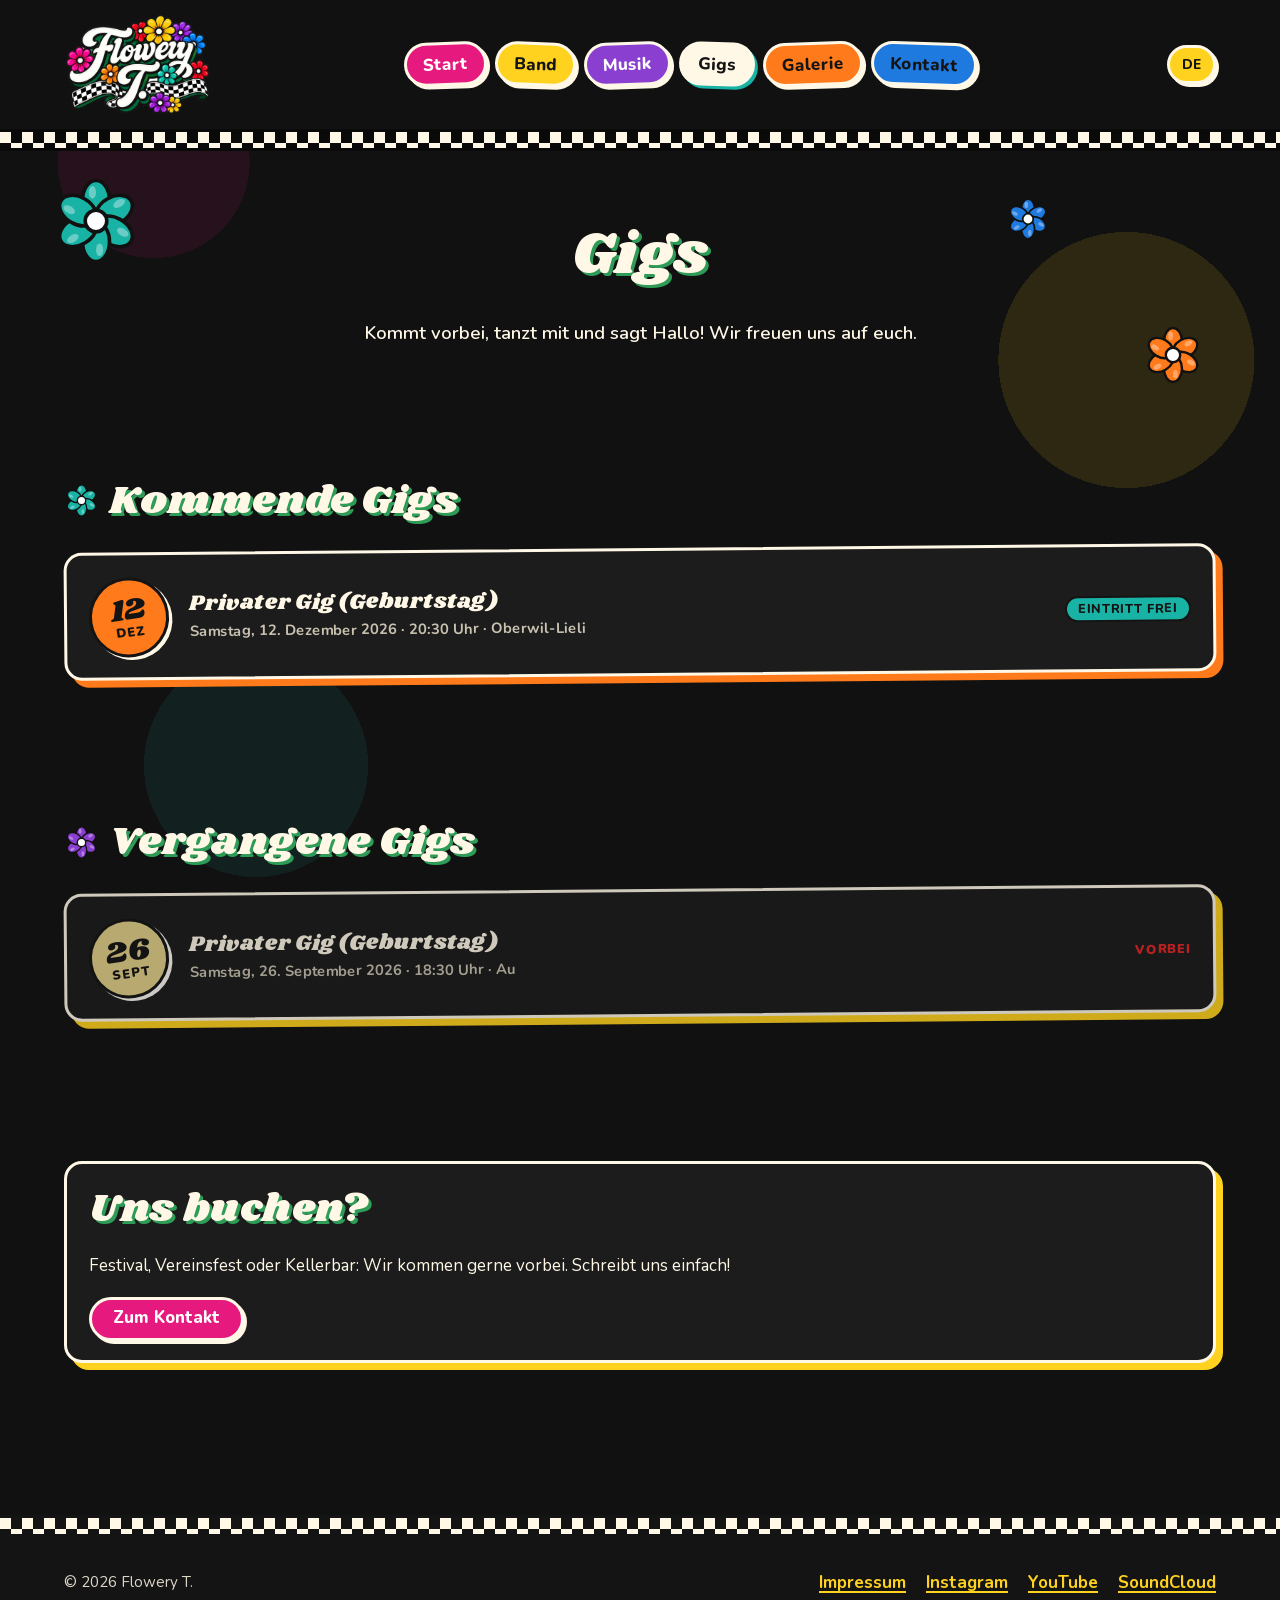
<file: de/gigs.html>
<!DOCTYPE html>
<html lang="de">
<head>
  <meta charset="utf-8">
  <meta name="viewport" content="width=device-width, initial-scale=1">
  <title>Gigs – Flowery T.</title>
  <meta name="description" content="Kommende und vergangene Konzerte von Flowery T.">
  <meta name="color-scheme" content="dark">
  <meta name="theme-color" content="#111111">
  <link rel="alternate" hreflang="de" href="../de/gigs.html">
  <!-- TODO Add English language -->
  <!-- <link rel="alternate" hreflang="en" href="../en/gigs.html"> -->
  <link rel="alternate" hreflang="x-default" href="../de/gigs.html">
  <link rel="icon" href="../assets/img/flower-yellow.svg" type="image/svg+xml">
  <link rel="preload" href="../assets/fonts/shrikhand-latin.woff2" as="font" type="font/woff2" crossorigin>
  <link rel="stylesheet" href="../assets/css/style.css">
  <meta property="og:title" content="Gigs – Flowery T.">
  <meta property="og:description" content="Kommende und vergangene Konzerte von Flowery T.">
  <meta property="og:image" content="../assets/img/logo.webp">
</head>
<body>
  <a class="skip-link" href="#content">Zum Inhalt springen</a>

  <header class="site-header">
    <div class="wrap header-inner">
      <a class="brand" href="index.html">
        <img src="../assets/img/logo-sm.webp" width="420" height="293" alt="Flowery T. – zur Startseite">
      </a>
      <nav class="main-nav" aria-label="Hauptnavigation">
        <ul>
          <li><a class="accent-pink" href="index.html">Start</a></li>
          <li><a class="accent-yellow" href="band.html">Band</a></li>
          <li><a class="accent-purple" href="music.html">Musik</a></li>
          <li><a class="accent-teal" href="gigs.html" aria-current="page">Gigs</a></li>
          <li><a class="accent-orange" href="gallery.html">Galerie</a></li>
          <li><a class="accent-blue" href="contact.html">Kontakt</a></li>
        </ul>
      </nav>
      <nav class="lang-switch" aria-label="Sprache wählen">
        <a href="gigs.html" hreflang="de" lang="de" aria-current="true">DE</a>
        <!-- TODO Add English language -->
        <!-- <a href="../en/gigs.html" hreflang="en" lang="en">EN</a> -->
      </nav>
    </div>
    <div class="checker" aria-hidden="true"></div>
  </header>

  <main id="content">
    <section class="page-hero">
      <img class="deco" src="../assets/img/flower-teal.svg" alt="" width="64" height="64">
      <img class="deco" src="../assets/img/flower-orange.svg" alt="" width="64" height="64">
      <img class="deco" src="../assets/img/flower-blue.svg" alt="" width="64" height="64">
      <div class="wrap">
        <h1>Gigs</h1>
        <p>Kommt vorbei, tanzt mit und sagt Hallo! Wir freuen uns auf euch.</p>
      </div>
    </section>

    <section class="section" aria-labelledby="upcoming-title">
      <div class="wrap">
        <h2 id="upcoming-title" class="flower-title"><img src="../assets/img/flower-teal.svg" alt="" width="36" height="36"> Kommende Gigs</h2>
        <!-- PLACEHOLDER: list gigs chronologically; move past gigs to the list below -->
        <ol class="gig-list">
          <li class="card gig accent-orange">
            <p class="date-badge"><time datetime="2026-12-12"><span class="day">12</span> <span class="month">Dez</span></time></p>
            <div>
              <h3>Privater Gig (Geburtstag)</h3>
              <p class="meta">Samstag, 12. Dezember 2026 · 20:30 Uhr · Oberwil-Lieli</p>
            </div>
            <span class="tag accent-teal">Eintritt frei</span>
<!--            <a class="btn accent-yellow" href="https://example.com/tickets" rel="noopener">Tickets</a>-->
<!--            <span class="tag accent-yellow">In Planung</span>-->

        </ol>
      </div>
    </section>

    <section class="section" aria-labelledby="past-title">
      <div class="wrap">
        <h2 id="past-title" class="flower-title"><img src="../assets/img/flower-purple.svg" alt="" width="36" height="36">
          Vergangene Gigs
        </h2>
        <ol class="gig-list" reversed>
          <li class="card gig accent-yellow past">
            <p class="date-badge"><time datetime="2026-09-26"><span class="day">26</span> <span class="month">Sept</span></time></p>
            <div>
              <h3>Privater Gig (Geburtstag)</h3>
              <p class="meta">Samstag, 26. September 2026 · 18:30 Uhr · Au</p>
            </div>
            <span class="status">Vorbei</span>
          </li>
        </ol>
      </div>
    </section>

    <section class="section" aria-labelledby="booking-title">
      <div class="wrap">
        <div class="card accent-yellow">
          <h2 id="booking-title">Uns buchen?</h2>
          <p>Festival, Vereinsfest oder Kellerbar: Wir kommen gerne vorbei. Schreibt uns einfach!</p>
          <a class="btn accent-pink" href="contact.html">Zum Kontakt</a>
        </div>
      </div>
    </section>
  </main>

  <footer class="site-footer">
    <div class="checker" aria-hidden="true"></div>
    <div class="wrap footer-inner">
      <small>© 2026 Flowery T.</small>
      <ul>
        <li><a href="contact.html#imprint">Impressum</a></li>
        <li><a href="https://www.instagram.com/flowery.t.band/" rel="noopener">Instagram</a></li>
        <li><a href="https://www.youtube.com/@Flowery_T_Band" rel="noopener">YouTube</a></li>
        <li><a href="https://soundcloud.com/flowery-t/" rel="noopener">SoundCloud</a></li>
      </ul>
    </div>
  </footer>
</body>
</html>
</file>
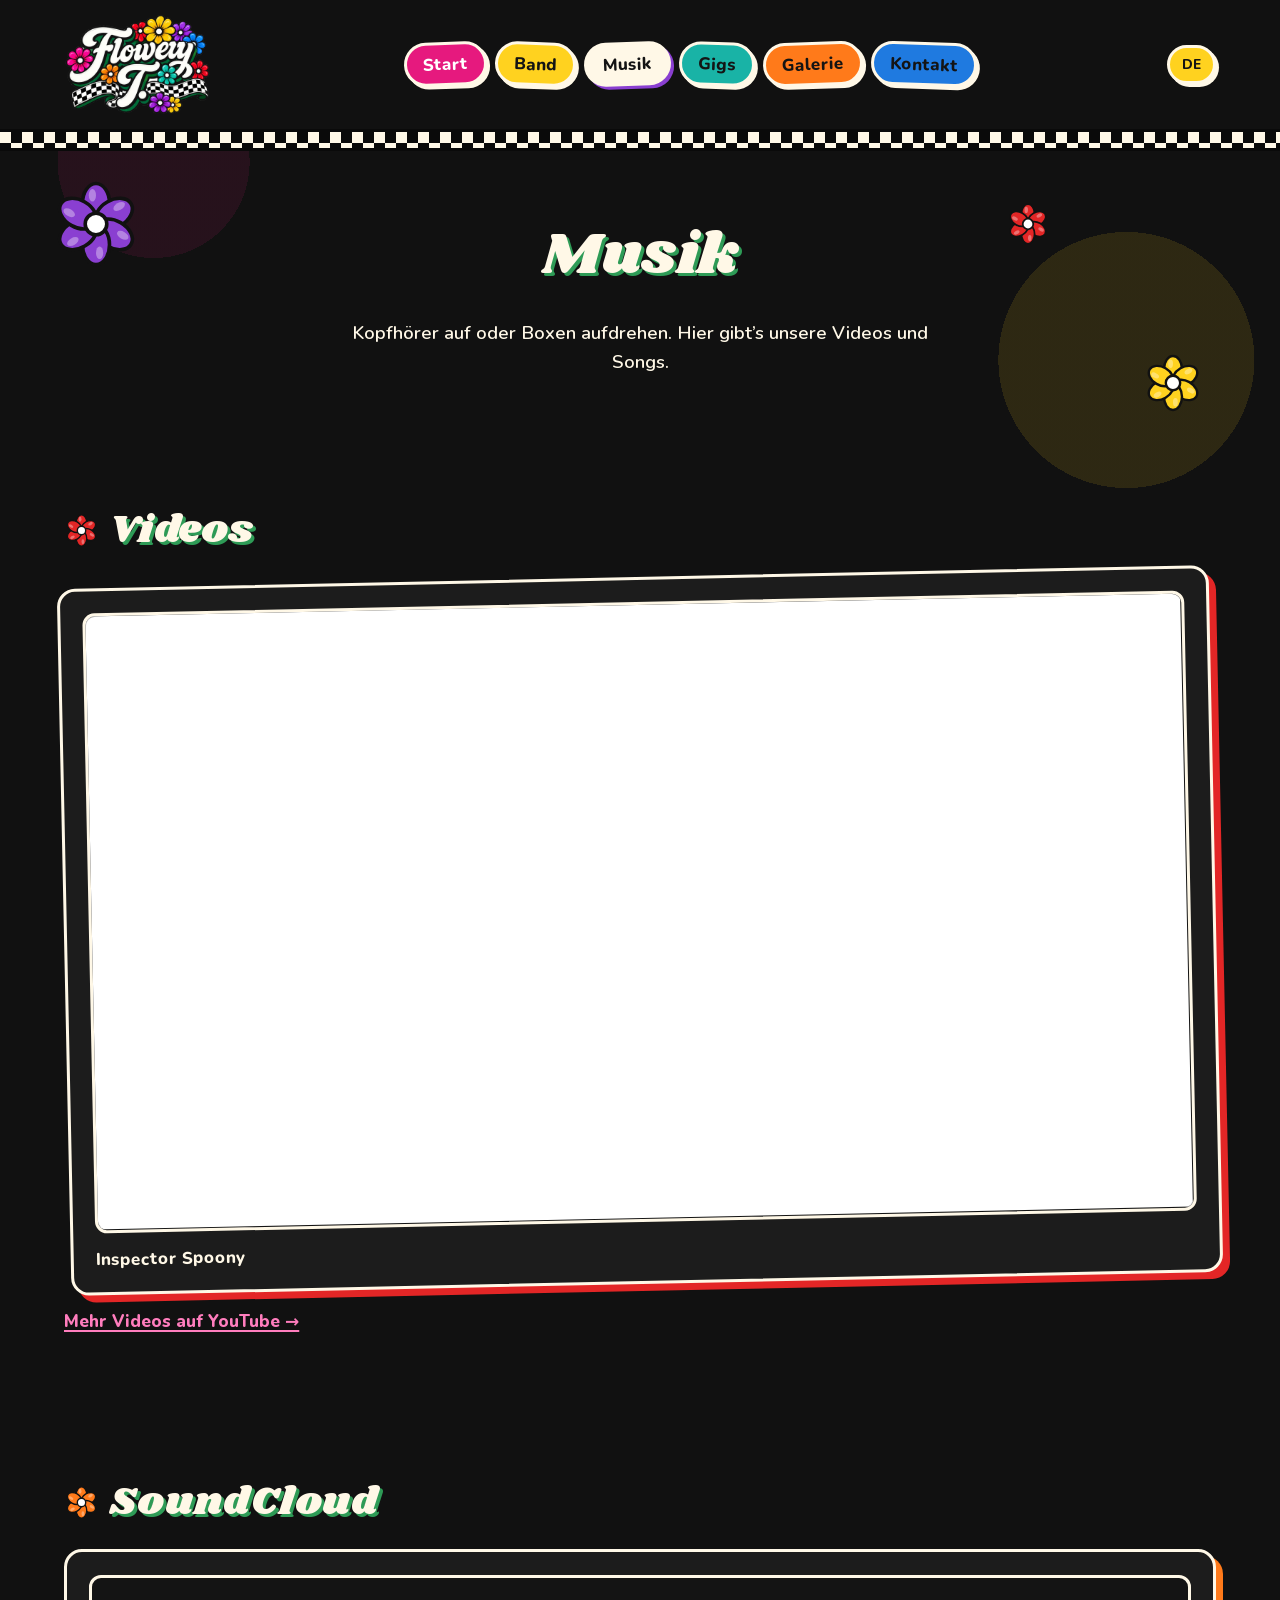
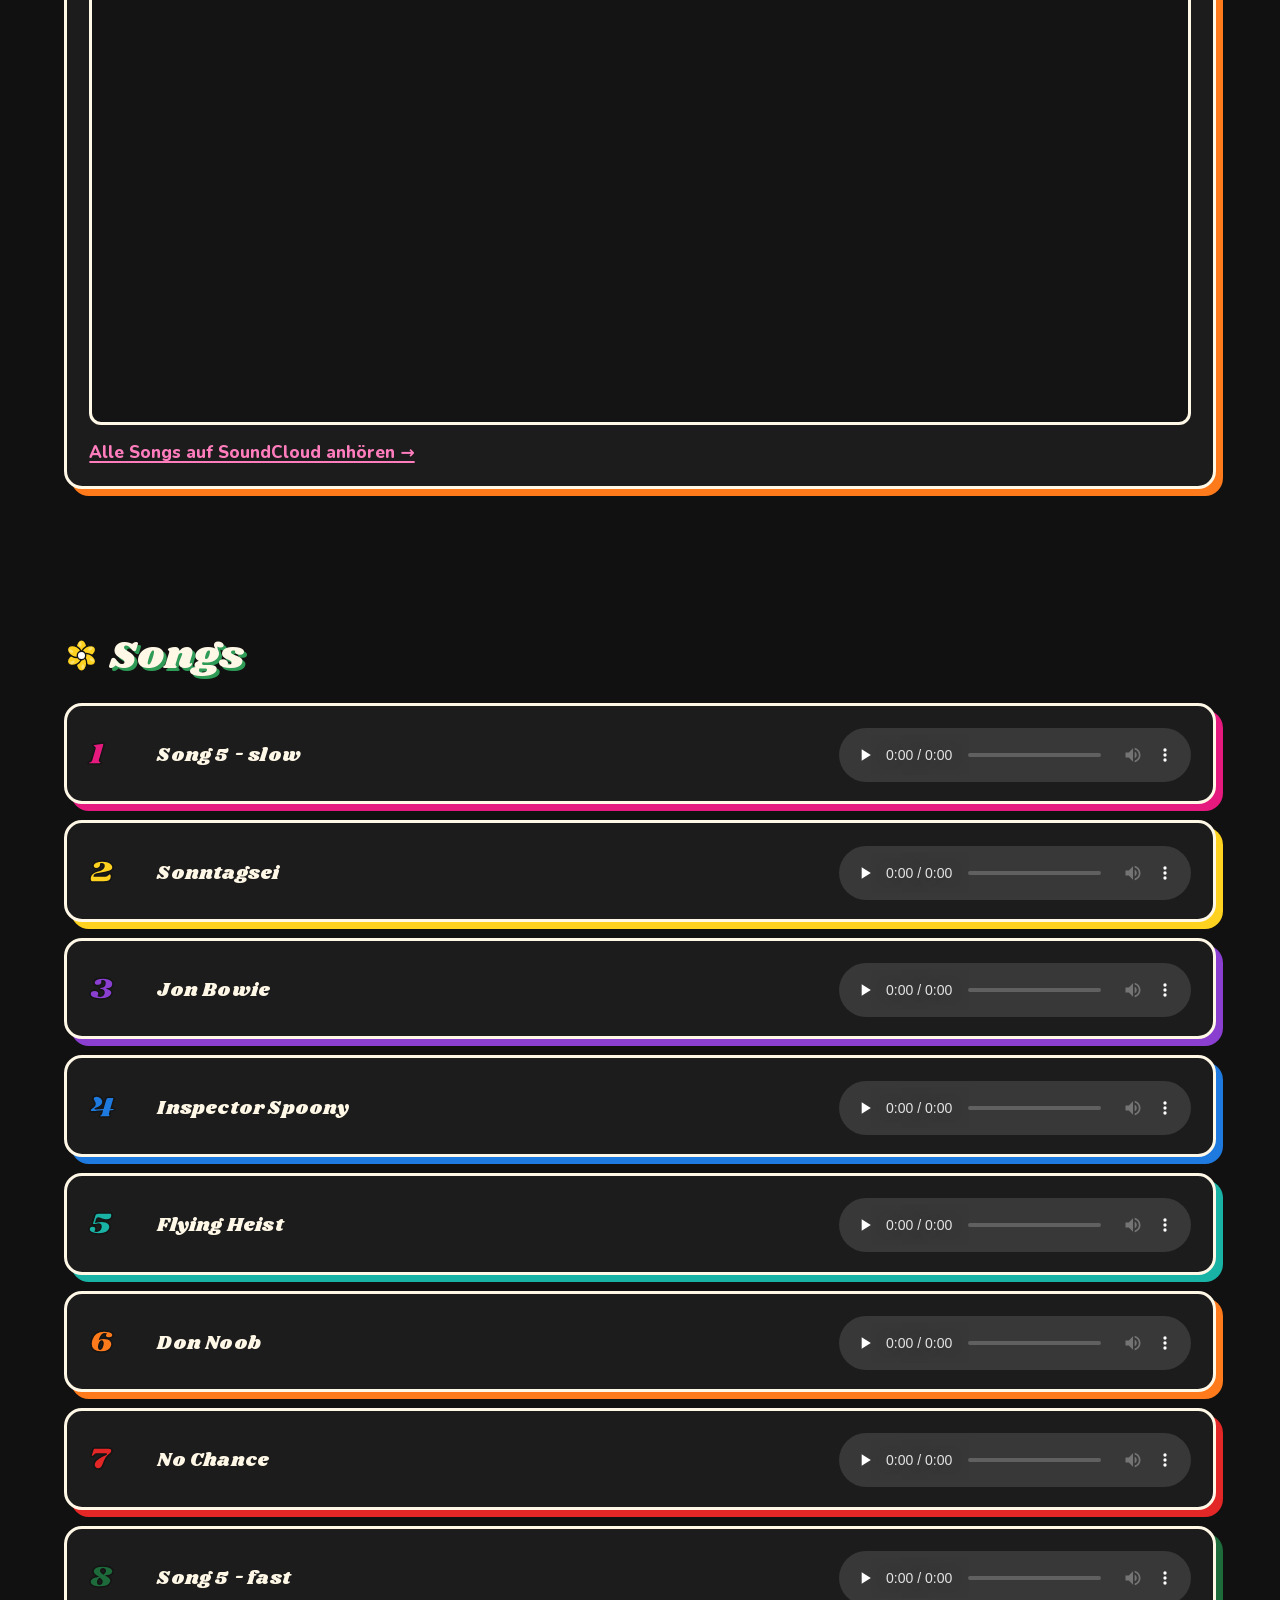
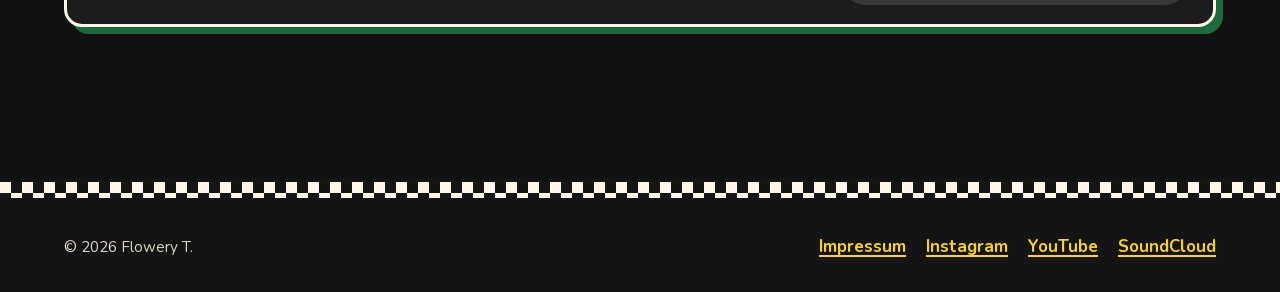
<file: de/music.html>
<!DOCTYPE html>
<html lang="de">
<head>
  <meta charset="utf-8">
  <meta name="viewport" content="width=device-width, initial-scale=1">
  <title>Musik – Flowery T.</title>
  <meta name="description" content="Videos und Songs von Flowery T. zum Reinhören, auch auf YouTube und SoundCloud.">
  <meta name="color-scheme" content="dark">
  <meta name="theme-color" content="#111111">
  <link rel="alternate" hreflang="de" href="../de/music.html">
  <!-- TODO Add English language -->
  <!-- <link rel="alternate" hreflang="en" href="../en/music.html"> -->
  <link rel="alternate" hreflang="x-default" href="../de/music.html">
  <link rel="icon" href="../assets/img/flower-yellow.svg" type="image/svg+xml">
  <link rel="preload" href="../assets/fonts/shrikhand-latin.woff2" as="font" type="font/woff2" crossorigin>
  <link rel="stylesheet" href="../assets/css/style.css">
  <meta property="og:title" content="Musik – Flowery T.">
  <meta property="og:description" content="Videos und Songs von Flowery T. zum Reinhören, auch auf YouTube und SoundCloud.">
  <meta property="og:image" content="../assets/img/logo.webp">
</head>
<body>
  <a class="skip-link" href="#content">Zum Inhalt springen</a>

  <header class="site-header">
    <div class="wrap header-inner">
      <a class="brand" href="index.html">
        <img src="../assets/img/logo-sm.webp" width="420" height="293" alt="Flowery T. – zur Startseite">
      </a>
      <nav class="main-nav" aria-label="Hauptnavigation">
        <ul>
          <li><a class="accent-pink" href="index.html">Start</a></li>
          <li><a class="accent-yellow" href="band.html">Band</a></li>
          <li><a class="accent-purple" href="music.html" aria-current="page">Musik</a></li>
          <li><a class="accent-teal" href="gigs.html">Gigs</a></li>
          <li><a class="accent-orange" href="gallery.html">Galerie</a></li>
          <li><a class="accent-blue" href="contact.html">Kontakt</a></li>
        </ul>
      </nav>
      <nav class="lang-switch" aria-label="Sprache wählen">
        <a href="music.html" hreflang="de" lang="de" aria-current="true">DE</a>
        <!-- TODO Add English language -->
        <!-- <a href="../en/music.html" hreflang="en" lang="en">EN</a> -->
      </nav>
    </div>
    <div class="checker" aria-hidden="true"></div>
  </header>

  <main id="content">
    <section class="page-hero">
      <img class="deco" src="../assets/img/flower-purple.svg" alt="" width="64" height="64">
      <img class="deco" src="../assets/img/flower-yellow.svg" alt="" width="64" height="64">
      <img class="deco" src="../assets/img/flower-red.svg" alt="" width="64" height="64">
      <div class="wrap">
        <h1>Musik</h1>
        <p>Kopfhörer auf oder Boxen aufdrehen. Hier gibt’s unsere Videos und Songs.</p>
      </div>
    </section>

    <section class="section" aria-labelledby="videos-title">
      <div class="wrap">
        <h2 id="videos-title" class="flower-title"><img src="../assets/img/flower-red.svg" alt="" width="36" height="36"> Videos</h2>
        <div class="grid">
          <figure class="card video accent-red">
            <div class="frame">
              <iframe src="https://www.youtube-nocookie.com/embed/yJfFl1-dOa8" title="Flowery T. – Inspector Spoony" loading="lazy"
                allow="accelerometer; clipboard-write; encrypted-media; gyroscope; picture-in-picture; web-share"
                referrerpolicy="strict-origin-when-cross-origin" allowfullscreen></iframe>
            </div>
            <figcaption>Inspector Spoony</figcaption>
          </figure>
        </div>
        <p class="more-link"><a href="https://www.youtube.com/@Flowery_T_Band" rel="noopener">Mehr Videos auf YouTube →</a></p>
      </div>
    </section>

    <section class="section" aria-labelledby="soundcloud-title">
      <div class="wrap">
        <h2 id="soundcloud-title" class="flower-title"><img src="../assets/img/flower-orange.svg" alt="" width="36" height="36"> SoundCloud</h2>
        <div class="card soundcloud accent-orange">
          <iframe title="Flowery T. auf SoundCloud" loading="lazy"
            src="https://w.soundcloud.com/player/?url=https%3A//soundcloud.com/flowery-t&amp;color=%23ff7a1a&amp;auto_play=false&amp;hide_related=true&amp;show_comments=false&amp;show_user=true&amp;show_reposts=false&amp;visual=true"></iframe>
          <p><a href="https://soundcloud.com/flowery-t/" rel="noopener">Alle Songs auf SoundCloud anhören →</a></p>
        </div>
      </div>
    </section>

    <section class="section" aria-labelledby="audio-title">
      <div class="wrap">
        <h2 id="audio-title" class="flower-title"><img src="../assets/img/flower-yellow.svg" alt="" width="36" height="36"> Songs</h2>
        <ol class="tracklist">
          <li class="card track accent-pink">
            <span class="no" aria-hidden="true">1</span>
            <h3>Song 5 - slow</h3>
            <audio controls preload="none" src="../assets/audio/Song%205%20-%20slow.mp3" aria-label="Song 5 - slow abspielen">
              <a href="../assets/audio/Song%205%20-%20slow.mp3">Song 5 - slow herunterladen</a>
            </audio>
          </li>
          <li class="card track accent-yellow">
            <span class="no" aria-hidden="true">2</span>
            <h3>Sonntagsei</h3>
            <audio controls preload="none" src="../assets/audio/Sonntagsei.mp3" aria-label="Sonntagsei abspielen">
              <a href="../assets/audio/Sonntagsei.mp3">Sonntagsei herunterladen</a>
            </audio>
          </li>
          <li class="card track accent-purple">
            <span class="no" aria-hidden="true">3</span>
            <h3>Jon Bowie</h3>
            <audio controls preload="none" src="../assets/audio/Jon%20Bowie.mp3" aria-label="Jon Bowie abspielen">
              <a href="../assets/audio/Jon%20Bowie.mp3">Jon Bowie herunterladen</a>
            </audio>
          </li>
          <li class="card track accent-blue">
            <span class="no" aria-hidden="true">4</span>
            <h3>Inspector Spoony</h3>
            <audio controls preload="none" src="../assets/audio/Inspector%20Spoony.mp3" aria-label="Inspector Spoony abspielen">
              <a href="../assets/audio/Inspector%20Spoony.mp3">Inspector Spoony herunterladen</a>
            </audio>
          </li>
          <li class="card track accent-teal">
            <span class="no" aria-hidden="true">5</span>
            <h3>Flying Heist</h3>
            <audio controls preload="none" src="../assets/audio/Flying%20Heist.mp3" aria-label="Flying Heist abspielen">
              <a href="../assets/audio/Flying%20Heist.mp3">Flying Heist herunterladen</a>
            </audio>
          </li>
          <li class="card track accent-orange">
            <span class="no" aria-hidden="true">6</span>
            <h3>Don Noob</h3>
            <audio controls preload="none" src="../assets/audio/Don%20Noob.mp3" aria-label="Don Noob abspielen">
              <a href="../assets/audio/Don%20Noob.mp3">Don Noob herunterladen</a>
            </audio>
          </li>
          <li class="card track accent-red">
            <span class="no" aria-hidden="true">7</span>
            <h3>No Chance</h3>
            <audio controls preload="none" src="../assets/audio/No%20Chance.mp3" aria-label="No Chance abspielen">
              <a href="../assets/audio/No%20Chance.mp3">No Chance herunterladen</a>
            </audio>
          </li>
          <li class="card track accent-green">
            <span class="no" aria-hidden="true">8</span>
            <h3>Song 5 - fast</h3>
            <audio controls preload="none" src="../assets/audio/Song%205%20-%20fast.mp3" aria-label="Song 5 - fast abspielen">
              <a href="../assets/audio/Song%205%20-%20fast.mp3">Song 5 - fast herunterladen</a>
            </audio>
          </li>
        </ol>
      </div>
    </section>
  </main>

  <footer class="site-footer">
    <div class="checker" aria-hidden="true"></div>
    <div class="wrap footer-inner">
      <small>© 2026 Flowery T.</small>
      <ul>
        <li><a href="contact.html#imprint">Impressum</a></li>
        <li><a href="https://www.instagram.com/flowery.t.band/" rel="noopener">Instagram</a></li>
        <li><a href="https://www.youtube.com/@Flowery_T_Band" rel="noopener">YouTube</a></li>
        <li><a href="https://soundcloud.com/flowery-t/" rel="noopener">SoundCloud</a></li>
      </ul>
    </div>
  </footer>
</body>
</html>
</file>
<file: assets/css/style.css>
/* ---------- Fonts (self-hosted, SIL Open Font License) ---------- */
@font-face {
  font-family: "Shrikhand";
  src: url("../fonts/shrikhand-latin.woff2") format("woff2");
  font-weight: 400;
  font-style: normal;
  font-display: swap;
}
@font-face {
  font-family: "Nunito";
  src: url("../fonts/nunito-latin.woff2") format("woff2");
  font-weight: 400 900;
  font-style: normal;
  font-display: swap;
}

/* ---------- Design-Tokens ---------- */
:root {
  color-scheme: dark;

  /* Flower colors from the logo */
  --pink: #e6197e;
  --yellow: #ffd21f;
  --purple: #8a3fd1;
  --blue: #1f7ae0;
  --teal: #19b3a6;
  --orange: #ff7a1a;
  --red: #e32626;
  --green: #1d6b3a;
  --ink: #141414;
  --cream: #fff8e7;

  /* Dark theme (the only theme) */
  --bg: #111111;
  --surface: #1c1c1c;
  --text: var(--cream);
  --muted: #c9c2b0;
  --line: var(--cream);
  --shadow: #2e9b56;
  --link: #ff7dbd;
  --checker-a: #0a0a0a;
  --checker-b: var(--cream);

  --accent: var(--pink);
  --radius: 18px;
  --border: 3px;
  --font-display: "Shrikhand", "Cooper Black", Georgia, serif;
  --font-body: "Nunito", system-ui, -apple-system, "Segoe UI", sans-serif;
  --wrap: 72rem;
}


/* Accent colors for cards, pills and sections */
.accent-pink   { --accent: var(--pink);   --on-accent: #fff; }
.accent-yellow { --accent: var(--yellow); --on-accent: var(--ink); }
.accent-purple { --accent: var(--purple); --on-accent: #fff; }
.accent-blue   { --accent: var(--blue);   --on-accent: var(--ink); }
.accent-teal   { --accent: var(--teal);   --on-accent: var(--ink); }
.accent-orange { --accent: var(--orange); --on-accent: var(--ink); }
.accent-red    { --accent: var(--red);    --on-accent: #fff; }
.accent-green  { --accent: var(--green);  --on-accent: #fff; }

/* ---------- Base ---------- */
*, *::before, *::after { box-sizing: border-box; }

html {
  -webkit-text-size-adjust: 100%;
}

body {
  margin: 0;
  background: var(--bg);
  color: var(--text);
  font-family: var(--font-body);
  font-size: 1.0625rem;
  line-height: 1.6;
  overflow-x: hidden;
  /* subtle flower confetti in the background */
  background-image:
    radial-gradient(circle at 12% 18%, color-mix(in srgb, var(--pink) 10%, transparent) 0 6rem, transparent 6rem),
    radial-gradient(circle at 88% 40%, color-mix(in srgb, var(--yellow) 12%, transparent) 0 8rem, transparent 8rem),
    radial-gradient(circle at 20% 85%, color-mix(in srgb, var(--teal) 10%, transparent) 0 7rem, transparent 7rem);
  background-attachment: fixed;
}

img, svg, video, iframe { max-width: 100%; }
img { height: auto; display: block; }

h1, h2, h3 {
  font-family: var(--font-display);
  font-weight: 400;
  line-height: 1.15;
  letter-spacing: 0.01em;
  margin: 0 0 0.5em;
}
h1, h2 {
  text-shadow: 3px 3px 0 var(--shadow);
}
h1 { font-size: clamp(2.2rem, 6vw, 3.6rem); }
h2 { font-size: clamp(1.7rem, 4.5vw, 2.5rem); }
h3, .h3 { font-size: 1.35rem; text-shadow: none; }

p { margin: 0 0 1em; }

a { color: var(--link); text-underline-offset: 0.2em; text-decoration-thickness: 2px; }
a:hover { text-decoration-style: wavy; }

:focus-visible {
  outline: 3px dashed var(--accent, var(--pink));
  outline-offset: 3px;
  border-radius: 6px;
}

.visually-hidden {
  position: absolute !important;
  width: 1px; height: 1px;
  overflow: hidden; clip: rect(0 0 0 0);
  white-space: nowrap;
}

.skip-link {
  position: absolute;
  left: 1rem; top: -4rem;
  z-index: 100;
  background: var(--yellow);
  color: var(--ink);
  padding: 0.5rem 1rem;
  border: var(--border) solid var(--ink);
  border-radius: 999px;
  font-weight: 800;
}
.skip-link:focus { top: 1rem; }

/* ---------- Layout ---------- */
.wrap {
  width: min(100% - 2rem, var(--wrap));
  margin-inline: auto;
}

main { display: block; padding-bottom: 3rem; }

.section { padding-block: clamp(2.5rem, 6vw, 4.5rem); position: relative; }
.section > .wrap > h2:first-child,
.section-head { margin-bottom: 1.5rem; }

.grid {
  display: grid;
  gap: clamp(1.25rem, 3vw, 2rem);
  grid-template-columns: repeat(auto-fit, minmax(min(100%, 17rem), 1fr));
}

/* Ska checkerboard */
.checker {
  height: 22px;
  background: repeating-conic-gradient(var(--checker-a) 0 25%, var(--checker-b) 0 50%) 0 0 / 22px 22px;
  border-block: var(--border) solid var(--checker-a);
}

/* ---------- Header & Navigation ---------- */
.site-header {
  position: relative;
  z-index: 10;
  background: var(--bg);
}
.header-inner {
  display: flex;
  flex-wrap: wrap;
  align-items: center;
  justify-content: space-between;
  gap: 0.75rem 1.5rem;
  padding-block: 0.75rem;
}
.brand {
  display: block;
  flex: 0 0 auto;
}
.brand img { width: 150px; }
.brand:hover { transform: rotate(-4deg) scale(1.04); }

.main-nav ul {
  list-style: none;
  margin: 0;
  padding: 0;
  display: flex;
  flex-wrap: wrap;
  gap: 0.5rem;
  justify-content: center;
}
.main-nav a, .lang-switch a, .btn {
  display: inline-flex;
  align-items: center;
  min-height: 44px;
  padding: 0.35rem 1rem;
  border: var(--border) solid var(--cream);
  border-radius: 999px;
  background: var(--accent);
  color: var(--on-accent, var(--ink));
  font-weight: 800;
  text-decoration: none;
  box-shadow: 3px 3px 0 var(--cream);
}
.main-nav li:nth-child(odd) a { transform: rotate(-2deg); }
.main-nav li:nth-child(even) a { transform: rotate(2deg); }
.main-nav li a:hover, .lang-switch a:hover, .btn:hover {
  transform: translate(-2px, -2px) rotate(0deg);
  box-shadow: 5px 5px 0 var(--cream);
}
.main-nav a[aria-current="page"] {
  background: var(--cream);
  color: var(--ink);
  box-shadow: 3px 3px 0 var(--accent);
}

.lang-switch {
  display: flex;
  gap: 0.4rem;
  margin: 0;
  padding: 0;
  list-style: none;
}
.lang-switch a {
  --accent: var(--surface);
  --on-accent: var(--text);
  padding-inline: 0.75rem;
  font-size: 0.85rem;
  min-height: 36px;
}
.lang-switch a[aria-current="true"] { --accent: var(--yellow); --on-accent: var(--ink); }

@media (max-width: 47.99rem) {
  .header-inner { justify-content: center; }
  .brand { display: none; }
  .lang-switch { order: -1; width: 100%; justify-content: flex-end; }
}

/* ---------- Buttons ---------- */
.btn { font-size: 1.05rem; padding-inline: 1.3rem; }
.btn-row { display: flex; flex-wrap: wrap; gap: 0.9rem; }

/* ---------- Cards ("stickers") ---------- */
.card {
  position: relative;
  background: var(--surface);
  border: var(--border) solid var(--line);
  border-radius: var(--radius);
  padding: 1.4rem 1.4rem 1.2rem;
  box-shadow: 7px 7px 0 var(--accent);
}
.grid > .card:nth-child(3n+1) { transform: rotate(-1.2deg); }
.grid > .card:nth-child(3n+2) { transform: rotate(0.8deg); }
.grid > .card:nth-child(3n)   { transform: rotate(-0.4deg); }
.grid > .card:hover {
  transform: rotate(0) translate(-3px, -3px);
  box-shadow: 10px 10px 0 var(--accent);
}
.card h3 { margin-bottom: 0.35em; }
.card > :last-child { margin-bottom: 0; }

.tag {
  display: inline-block;
  background: var(--accent);
  color: var(--on-accent, var(--ink));
  border: 2px solid var(--ink);
  border-radius: 999px;
  padding: 0.05rem 0.7rem;
  font-size: 0.8rem;
  font-weight: 800;
  text-transform: uppercase;
  letter-spacing: 0.05em;
}

.meta { color: var(--muted); font-size: 0.92rem; font-weight: 700; }

/* ---------- Decorative flowers ---------- */
.deco {
  position: absolute;
  width: var(--size, 64px);
  pointer-events: none;
  z-index: 0;
}

.flower-title {
  display: flex;
  align-items: center;
  gap: 0.6rem;
}
.flower-title img { width: 2.2rem; flex: none; }

/* ---------- Page header (subpages) ---------- */
.page-hero {
  position: relative;
  padding-block: clamp(2.5rem, 7vw, 4.5rem) clamp(1.5rem, 4vw, 2.5rem);
  text-align: center;
  overflow: hidden;
}
.page-hero .wrap { position: relative; z-index: 1; }
.page-hero p {
  max-width: 38rem;
  margin-inline: auto;
  font-size: 1.15rem;
  font-weight: 600;
}
.page-hero .deco:nth-of-type(1) { --size: 90px; top: 10%; left: 4%; }
.page-hero .deco:nth-of-type(2) { --size: 60px; bottom: 8%; right: 6%; }
.page-hero .deco:nth-of-type(3) { --size: 44px; top: 18%; right: 18%; }

/* ---------- Home: hero ---------- */
.hero {
  position: relative;
  text-align: center;
  padding-block: clamp(2rem, 5vw, 3.5rem) clamp(2.5rem, 6vw, 4rem);
  overflow: hidden;
}
.hero .wrap { position: relative; z-index: 1; }
.hero-logo {
  width: min(100%, 640px);
  margin: 0 auto 1rem;
  filter: drop-shadow(0 10px 18px rgb(0 0 0 / 0.25));
}
.genres {
  display: flex;
  flex-wrap: wrap;
  justify-content: center;
  gap: 0.6rem 0.9rem;
  margin: 0 0 1.2rem;
  padding: 0;
  list-style: none;
}
.genres li {
  font-family: var(--font-display);
  font-size: clamp(1.3rem, 4vw, 1.9rem);
  padding: 0.1rem 1.1rem 0.3rem;
  border: var(--border) solid var(--ink);
  border-radius: 999px;
  background: var(--accent);
  color: var(--on-accent);
  box-shadow: 4px 4px 0 var(--cream);
}
.genres li:nth-child(1) { transform: rotate(-4deg); }
.genres li:nth-child(2) { transform: rotate(2deg); }
.genres li:nth-child(3) { transform: rotate(-1deg); }
.hero .lead {
  max-width: 36rem;
  margin: 0 auto 1.6rem;
  font-size: 1.2rem;
  font-weight: 700;
}
.hero .btn-row { justify-content: center; }
.hero .deco:nth-of-type(1) { --size: 110px; top: 6%; left: -20px; }
.hero .deco:nth-of-type(2) { --size: 80px; top: 30%; right: 3%; }
.hero .deco:nth-of-type(3) { --size: 56px; bottom: 10%; left: 10%; }
.hero .deco:nth-of-type(4) { --size: 130px; bottom: 1rem; right: 3%; }
@media (max-width: 47.99rem) {
  /* pink, blue + purple flowers overlap the logo on small screens */
  .hero .deco:nth-of-type(1),
  .hero .deco:nth-of-type(2) { display: none; }
}

/* Next gig banner */
.next-gig {
  display: grid;
  gap: 1rem 1.5rem;
  align-items: center;
  grid-template-columns: auto 1fr;
}
.next-gig .btn { justify-self: start; }
@media (min-width: 48rem) {
  .next-gig { grid-template-columns: auto 1fr auto; }
  .next-gig .btn { justify-self: end; }
}
@media (max-width: 29.99rem) {
  .next-gig .btn { grid-column: 1 / -1; }
}

/* ---------- News ---------- */
.news-card .tag { margin-bottom: 0.6rem; }
.news-card time { display: block; }

/* ---------- Gigs ---------- */
.gig-list { list-style: none; margin: 0; padding: 0; display: grid; gap: 1.25rem; }
.gig {
  display: grid;
  grid-template-columns: auto 1fr;
  gap: 0.75rem 1.25rem;
  align-items: center;
}
.gig .btn { grid-column: 1 / -1; justify-self: start; }
@media (min-width: 40rem) {
  .gig { grid-template-columns: auto 1fr auto; }
  .gig .btn { grid-column: auto; justify-self: end; }
}
.gig:nth-child(odd) { transform: rotate(-0.5deg); }
.gig:nth-child(even) { transform: rotate(0.5deg); }
.gig h3 { margin: 0 0 0.15em; }
.gig p { margin: 0; }

.date-badge {
  display: grid;
  place-items: center;
  width: 5rem;
  aspect-ratio: 1;
  border: var(--border) solid var(--ink);
  border-radius: 50%;
  background: var(--accent);
  color: var(--on-accent);
  line-height: 1;
  text-align: center;
  box-shadow: 3px 3px 0 var(--cream);
  transform: rotate(-8deg);
}
.date-badge .day { font-family: var(--font-display); font-size: 1.9rem; display: block; }
.date-badge .month { font-weight: 900; font-size: 0.8rem; text-transform: uppercase; letter-spacing: 0.08em; display: block; }

.gig.past { opacity: 0.8; }
.gig.past .date-badge { filter: grayscale(0.6); }

.status {
  font-size: 0.8rem;
  font-weight: 900;
  text-transform: uppercase;
  letter-spacing: 0.06em;
  color: var(--red);
}

/* ---------- Band ---------- */
.intro {
  display: grid;
  gap: 2rem;
  align-items: center;
}
@media (min-width: 52rem) {
  .intro { grid-template-columns: 1.3fr 1fr; }
}
.intro-figure {
  margin: 0;
  transform: rotate(2deg);
}
.intro-figure img { border-radius: var(--radius); }

.member { text-align: center; }
.member .avatar {
  width: 7.5rem;
  aspect-ratio: 1;
  margin: 0 auto 0.9rem;
  display: grid;
  place-items: center;
  border: var(--border) solid var(--ink);
  border-radius: 50%;
  background: var(--accent);
  color: var(--on-accent);
  font-family: var(--font-display);
  font-size: 2.6rem;
  box-shadow: 4px 4px 0 var(--cream);
}
.member .role { font-weight: 800; color: var(--muted); margin-bottom: 0.5em; }

.pillars { counter-reset: pillar; }
.pillars .card h3::before {
  counter-increment: pillar;
  content: counter(pillar) ". ";
  color: var(--accent);
}

/* ---------- Music ---------- */
.video { margin: 0; }
.video .frame {
  aspect-ratio: 16 / 9;
  border: var(--border) solid var(--line);
  border-radius: calc(var(--radius) - 6px);
  overflow: hidden;
  background: var(--ink);
  margin-bottom: 0.8rem;
}
.video iframe { display: block; width: 100%; height: 100%; border: 0; }
.video figcaption { font-weight: 800; }
.more-link { margin: 1.5rem 0 0; font-weight: 800; }

.soundcloud iframe {
  display: block;
  width: 100%;
  height: 450px;
  border: var(--border) solid var(--line);
  border-radius: calc(var(--radius) - 6px);
  background: var(--ink);
  margin-bottom: 0.9rem;
}
.soundcloud p { margin: 0; font-weight: 800; }

.tracklist { list-style: none; margin: 0; padding: 0; display: grid; gap: 1rem; }
.track {
  display: grid;
  gap: 0.6rem 1.25rem;
  align-items: center;
}
@media (min-width: 44rem) {
  .track { grid-template-columns: 3rem 1fr minmax(16rem, 22rem); }
}
.track .no {
  font-family: var(--font-display);
  font-size: 2rem;
  color: var(--accent);
  -webkit-text-stroke: 1.5px var(--ink);
  line-height: 1;
}
.track h3 { margin: 0; font-size: 1.2rem; }
.track p { margin: 0; }
.track audio { width: 100%; }

.stream-links { display: flex; flex-wrap: wrap; gap: 0.75rem; margin-top: 1.5rem; }

/* ---------- Gallery + CSS lightbox (:target, no JS) ---------- */
.gallery {
  list-style: none;
  margin: 0;
  padding: 0;
  display: grid;
  gap: 1rem;
  grid-template-columns: repeat(auto-fill, minmax(min(100%, 15rem), 1fr));
  grid-auto-flow: dense;
}
.gallery li { scroll-margin-top: 2rem; }
.gallery .tall { grid-row: span 2; }
.gallery a {
  display: block;
  height: 100%;
  border: var(--border) solid var(--line);
  border-radius: var(--radius);
  overflow: hidden;
  box-shadow: 5px 5px 0 var(--accent);
}
.gallery li:nth-child(odd) a { transform: rotate(-1deg); }
.gallery li:nth-child(even) a { transform: rotate(1deg); }
.gallery li a:hover { transform: rotate(0) scale(1.03); box-shadow: 8px 8px 0 var(--accent); }
.gallery img { width: 100%; height: 100%; object-fit: cover; aspect-ratio: 3 / 2; }
.gallery .tall img { aspect-ratio: auto; }

.lightbox {
  position: fixed;
  inset: 0;
  z-index: 50;
  display: none;
  place-items: center;
  padding: 3.5rem 1rem 1rem;
  background: rgb(10 10 10 / 0.92);
}
.lightbox:target { display: grid; align-content: center; }
.lightbox figure { margin: 0 auto; max-width: min(100%, 60rem); text-align: center; color: var(--cream); }
.lightbox img {
  max-height: 75vh;
  width: auto;
  margin-inline: auto;
  border: 4px solid var(--cream);
  border-radius: var(--radius);
}
.lightbox figcaption { margin-top: 0.75rem; font-weight: 700; }
.lightbox-nav {
  display: flex;
  justify-content: center;
  gap: 0.75rem;
  margin-top: 0.9rem;
}
.lightbox .close {
  position: absolute;
  top: 0.75rem;
  right: 0.75rem;
}
.lightbox .btn { --accent: var(--yellow); --on-accent: var(--ink); }

/* ---------- Contact ---------- */
.contact-card a.big {
  font-family: var(--font-display);
  font-size: clamp(1.2rem, 4.5vw, 1.6rem);
  word-break: break-word;
}
.socials { list-style: none; margin: 0; padding: 0; display: flex; flex-wrap: wrap; gap: 0.75rem; }

.imprint { font-size: 0.95rem; color: var(--muted); }
.imprint address { font-style: normal; }

/* ---------- Footer ---------- */
.site-footer {
  margin-top: 2rem;
  background: var(--ink);
  color: var(--cream);
}
.site-footer a { color: var(--yellow); }
.footer-inner {
  display: flex;
  flex-wrap: wrap;
  gap: 1rem 2rem;
  align-items: center;
  justify-content: space-between;
  padding-block: 2rem;
}
.footer-inner ul { list-style: none; display: flex; flex-wrap: wrap; gap: 0.5rem 1.25rem; margin: 0; padding: 0; font-weight: 700; }
.footer-inner small { font-size: 0.95rem; opacity: 0.85; }
.site-footer .checker { --checker-a: var(--ink); --checker-b: var(--cream); }
</file>
